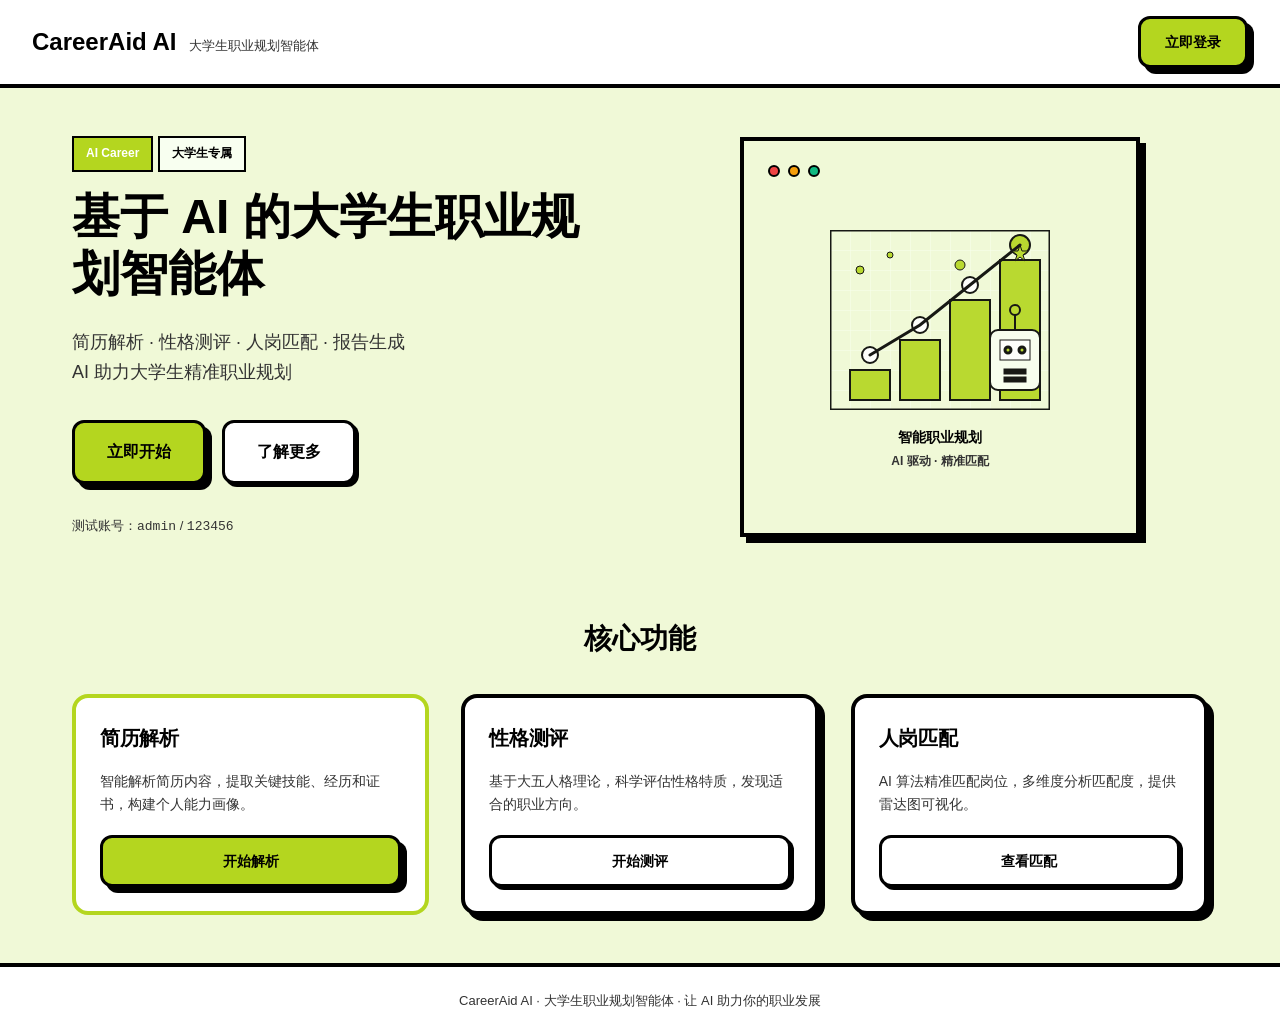
<file: index.html>
<!doctype html>
<html lang="zh-CN">
  <head>
    <meta charset="utf-8" />
    <meta name="viewport" content="width=device-width, initial-scale=1" />
    <title>基于AI的大学生职业规划智能体</title>
    <link rel="stylesheet" href="static/style.css" />
    <style>
      /* 首页独立样式 - 无侧边栏 */
      .landing-page {
        min-height: 100vh;
        display: flex;
        flex-direction: column;
      }
      
      .landing-header {
        background: #ffffff;
        border-bottom: var(--border-width-thick) solid var(--border);
        padding: 16px 32px;
        display: flex;
        justify-content: space-between;
        align-items: center;
      }
      
      .landing-logo {
        font-size: 24px;
        font-weight: 800;
        color: var(--text);
      }
      
      .landing-tagline {
        font-size: 13px;
        color: var(--text-muted);
        margin-left: 8px;
      }
      
      .landing-nav {
        display: flex;
        gap: 16px;
        align-items: center;
      }
      
      .landing-main {
        flex: 1;
        padding: 48px 32px;
        max-width: 1200px;
        margin: 0 auto;
        width: 100%;
      }
      
      .landing-hero {
        display: grid;
        grid-template-columns: 1fr 1fr;
        gap: 64px;
        align-items: center;
        margin-bottom: 80px;
      }
      
      @media (max-width: 900px) {
        .landing-hero {
          grid-template-columns: 1fr;
          gap: 48px;
        }
      }
      
      .landing-hero-content h1 {
        font-size: 48px;
        font-weight: 800;
        line-height: 1.2;
        margin-bottom: 24px;
        color: var(--text);
      }
      
      @media (max-width: 600px) {
        .landing-hero-content h1 {
          font-size: 32px;
        }
      }
      
      .landing-hero-content p {
        font-size: 18px;
        color: var(--text-muted);
        line-height: 1.7;
        margin-bottom: 32px;
      }
      
      .landing-hero-actions {
        display: flex;
        gap: 16px;
        flex-wrap: wrap;
      }
      
      .landing-hero-visual {
        display: flex;
        justify-content: center;
        align-items: center;
      }
      
      .landing-features {
        display: grid;
        grid-template-columns: repeat(3, 1fr);
        gap: 32px;
      }
      
      @media (max-width: 900px) {
        .landing-features {
          grid-template-columns: 1fr;
        }
      }
      
      .landing-footer {
        background: #ffffff;
        border-top: var(--border-width-thick) solid var(--border);
        padding: 24px 32px;
        text-align: center;
        color: var(--text-muted);
        font-size: 13px;
      }
    </style>
  </head>
  <body>
    <div class="landing-page">
      <!-- 顶部导航 -->
      <header class="landing-header">
        <div>
          <span class="landing-logo">CareerAid AI</span>
          <span class="landing-tagline">大学生职业规划智能体</span>
        </div>
        <div class="landing-nav">
          <a href="login.html" class="btn btn-primary">立即登录</a>
        </div>
      </header>

      <!-- 主内容 -->
      <main class="landing-main">
        <!-- Hero 区域 -->
        <section class="landing-hero">
          <div class="landing-hero-content">
            <div style="margin-bottom: 16px;">
              <span class="badge badge-primary">AI Career</span>
              <span class="badge badge-secondary">大学生专属</span>
            </div>
            
            <h1>基于 AI 的大学生职业规划智能体</h1>
            <p>简历解析 · 性格测评 · 人岗匹配 · 报告生成<br>AI 助力大学生精准职业规划</p>
            
            <div class="landing-hero-actions">
              <a class="btn btn-lg btn-primary" href="login.html">立即开始</a>
              <a class="btn btn-lg" href="login.html">了解更多</a>
            </div>
            
            <div class="footer-note" style="margin-top: 32px; font-size: 13px; color: var(--text-muted);">
              测试账号：<span class="mono">admin</span> / <span class="mono">123456</span>
            </div>
          </div>
          
          <div class="landing-hero-visual">
            <div class="hero-card-visual" style="width: 100%; max-width: 400px;">
              <div class="card-header-bar">
                <div class="card-dot red"></div>
                <div class="card-dot yellow"></div>
                <div class="card-dot green"></div>
              </div>
              <div style="flex:1;display:flex;flex-direction:column;justify-content:center;align-items:center;gap:16px; padding: 32px;">
                <!-- 独特插画 - 职业阶梯与AI -->
                <svg width="220" height="180" viewBox="0 0 220 180" class="illustration" style="opacity: 0.9;">
                  <!-- 背景网格 -->
                  <defs>
                    <pattern id="grid" width="20" height="20" patternUnits="userSpaceOnUse">
                      <path d="M 20 0 L 0 0 0 20" fill="none" stroke="var(--primary-light)" stroke-width="1"/>
                    </pattern>
                  </defs>
                  <rect width="220" height="180" fill="url(#grid)"/>
                  
                  <!-- 职业阶梯 - 统一主色调 -->
                  <rect x="20" y="140" width="40" height="30" fill="var(--primary)" stroke="#000" stroke-width="2"/>
                  <rect x="70" y="110" width="40" height="60" fill="var(--primary)" stroke="#000" stroke-width="2"/>
                  <rect x="120" y="70" width="40" height="100" fill="var(--primary)" stroke="#000" stroke-width="2"/>
                  <rect x="170" y="30" width="40" height="140" fill="var(--primary)" stroke="#000" stroke-width="2"/>
                  
                  <!-- 阶梯上的节点 -->
                  <circle cx="40" cy="125" r="8" fill="#fff" stroke="#000" stroke-width="2"/>
                  <circle cx="90" cy="95" r="8" fill="#fff" stroke="#000" stroke-width="2"/>
                  <circle cx="140" cy="55" r="8" fill="#fff" stroke="#000" stroke-width="2"/>
                  <circle cx="190" cy="15" r="10" fill="var(--primary)" stroke="#000" stroke-width="2"/>
                  
                  <!-- 上升路径 -->
                  <polyline points="40,125 90,95 140,55 190,15" stroke="#000" stroke-width="3" fill="none" stroke-linecap="round"/>
                  
                  <!-- AI机器人 -->
                  <rect x="160" y="100" width="50" height="60" rx="8" fill="var(--primary-light)" stroke="#000" stroke-width="2"/>
                  <rect x="170" y="110" width="30" height="20" fill="#fff" stroke="#000" stroke-width="1"/>
                  <circle cx="178" cy="120" r="3" fill="var(--primary)"/>
                  <circle cx="192" cy="120" r="3" fill="var(--primary)"/>
                  <rect x="175" y="140" width="20" height="3" fill="#000"/>
                  <rect x="175" y="148" width="20" height="3" fill="#000"/>
                  <!-- 天线 -->
                  <line x1="185" y1="100" x2="185" y2="85" stroke="#000" stroke-width="2"/>
                  <circle cx="185" cy="80" r="5" fill="var(--primary)" stroke="#000" stroke-width="2"/>
                  
                  <!-- 星星/目标 -->
                  <polygon points="190,15 192,21 198,21 193,25 195,31 190,27 185,31 187,25 182,21 188,21" 
                           fill="var(--primary)" stroke="#000" stroke-width="1"/>
                  
                  <!-- 装饰元素 - 数据点 -->
                  <circle cx="30" cy="40" r="4" fill="var(--primary)" stroke="#000" stroke-width="1"/>
                  <circle cx="60" cy="25" r="3" fill="var(--primary)" stroke="#000" stroke-width="1"/>
                  <circle cx="130" cy="35" r="5" fill="var(--primary)" stroke="#000" stroke-width="1"/>
                </svg>
                <div style="text-align:center">
                  <div style="font-size:14px;font-weight:800;color:var(--text)">智能职业规划</div>
                  <div style="font-size:12px;color:var(--text-muted);margin-top:4px;font-weight:600">AI 驱动 · 精准匹配</div>
                </div>
              </div>
            </div>
          </div>
        </section>

        <!-- 功能卡片 -->
        <section>
          <h2 style="font-size: 28px; font-weight: 700; margin-bottom: 32px; text-align: center;">核心功能</h2>
          <div class="landing-features">
            <div class="card card-featured">
              <div class="card-header" style="border-bottom:none;padding-bottom:0;margin-bottom:16px">
                <h3 class="card-title">简历解析</h3>
              </div>
              <p class="text-muted" style="font-size:14px;line-height:1.6">智能解析简历内容，提取关键技能、经历和证书，构建个人能力画像。</p>
              <a href="login.html" class="btn btn-primary" style="margin-top:20px;width:100%">开始解析</a>
            </div>
            
            <div class="card">
              <div class="card-header" style="border-bottom:none;padding-bottom:0;margin-bottom:16px">
                <h3 class="card-title">性格测评</h3>
              </div>
              <p class="text-muted" style="font-size:14px;line-height:1.6">基于大五人格理论，科学评估性格特质，发现适合的职业方向。</p>
              <a href="login.html" class="btn" style="margin-top:20px;width:100%">开始测评</a>
            </div>
            
            <div class="card">
              <div class="card-header" style="border-bottom:none;padding-bottom:0;margin-bottom:16px">
                <h3 class="card-title">人岗匹配</h3>
              </div>
              <p class="text-muted" style="font-size:14px;line-height:1.6">AI 算法精准匹配岗位，多维度分析匹配度，提供雷达图可视化。</p>
              <a href="login.html" class="btn" style="margin-top:20px;width:100%">查看匹配</a>
            </div>
          </div>
        </section>
      </main>

      <!-- 底部 -->
      <footer class="landing-footer">
        <p>CareerAid AI · 大学生职业规划智能体 · 让 AI 助力你的职业发展</p>
      </footer>
    </div>

    <script src="static/app.js"></script>
    <script>
      // 如果已登录，跳转到聊天页面
      const token = CareerAid.getToken();
      if (token) {
        window.location.href = 'chat.html';
      }
    </script>
  </body>
</html>
</file>
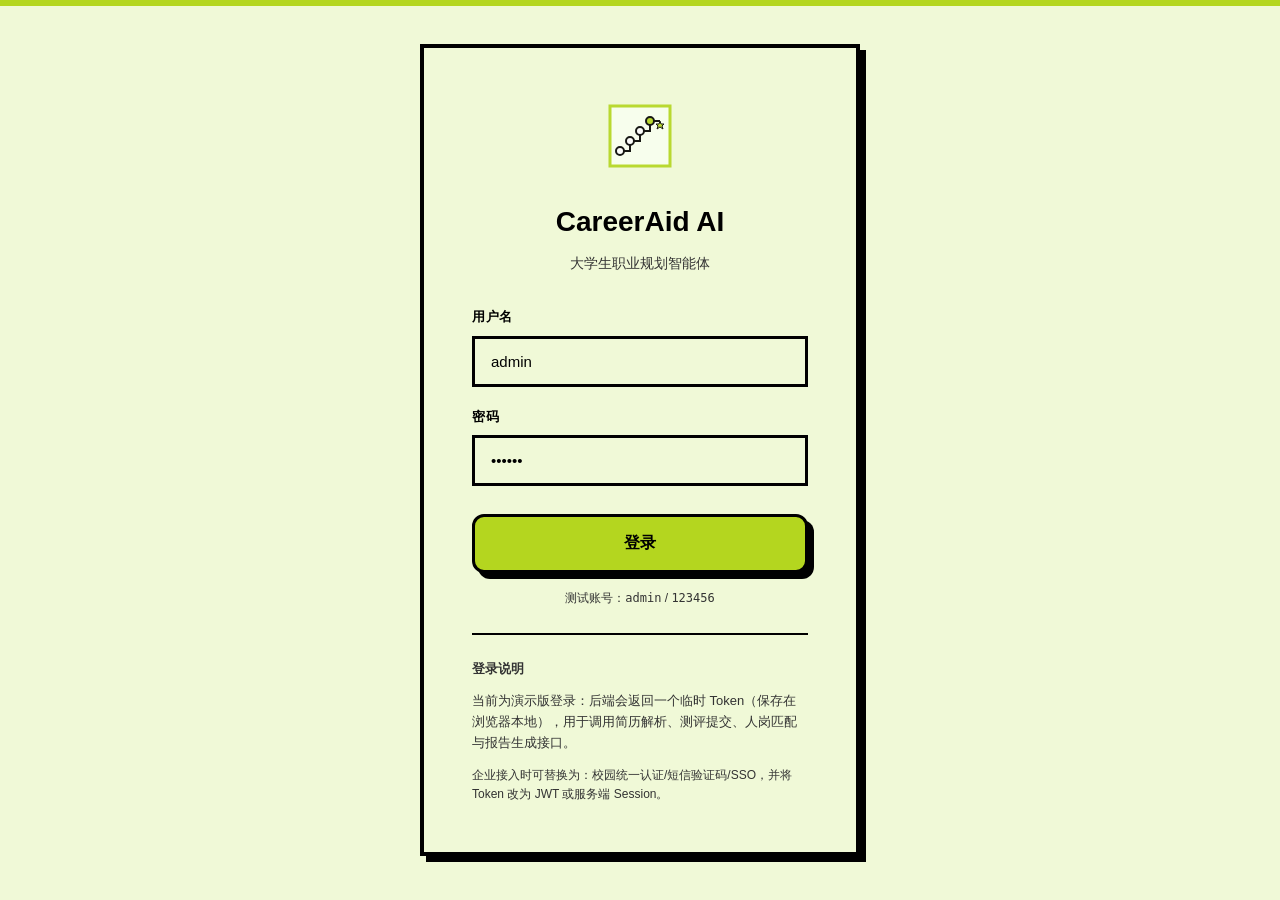
<file: chat.html>
<!doctype html>
<html lang="zh-CN">
  <head>
    <meta charset="utf-8" />
    <meta name="viewport" content="width=device-width, initial-scale=1" />
    <title>AI对话 - CareerAid AI</title>
    <link rel="stylesheet" href="static/style.css" />
  </head>
  <body>
    <div class="app-layout">
      <!-- 侧边栏 -->
      <aside class="sidebar">
        <div class="sidebar-brand">
          <div class="logo">CareerAid AI</div>
          <div class="tagline">大学生职业规划智能体</div>
        </div>
        
        <nav class="sidebar-nav">
          <div class="nav-section">
            <div class="nav-section-title">核心功能</div>
            <a class="nav-item" href="upload.html">
              <svg class="nav-icon" viewBox="0 0 24 24"><path d="M14 2H6a2 2 0 0 0-2 2v16a2 2 0 0 0 2 2h12a2 2 0 0 0 2-2V8z"/><polyline points="14 2 14 8 20 8"/><line x1="16" y1="13" x2="8" y2="13"/><line x1="16" y1="17" x2="8" y2="17"/><polyline points="10 9 9 9 8 9"/></svg>
              简历解析
            </a>
            <a class="nav-item" href="test.html">
              <svg class="nav-icon" viewBox="0 0 24 24"><circle cx="12" cy="12" r="10"/><path d="M9.09 9a3 3 0 0 1 5.83 1c0 2-3 3-3 3"/><line x1="12" y1="17" x2="12.01" y2="17"/></svg>
              性格测评
            </a>
            <a class="nav-item" href="match.html">
              <svg class="nav-icon" viewBox="0 0 24 24"><path d="M12 2l3.09 6.26L22 9.27l-5 4.87 1.18 6.88L12 17.77l-6.18 3.25L7 14.14 2 9.27l6.91-1.01L12 2z"/></svg>
              人岗匹配
            </a>
            <a class="nav-item" href="report.html">
              <svg class="nav-icon" viewBox="0 0 24 24"><path d="M14 2H6a2 2 0 0 0-2 2v16a2 2 0 0 0 2 2h12a2 2 0 0 0 2-2V8z"/><polyline points="14 2 14 8 20 8"/><line x1="16" y1="13" x2="8" y2="13"/><line x1="16" y1="17" x2="8" y2="17"/></svg>
              报告生成
            </a>
          </div>
          
          <div class="nav-section">
            <div class="nav-section-title">更多</div>
            <a class="nav-item active" href="chat.html">
              <svg class="nav-icon" viewBox="0 0 24 24"><path d="M21 11.5a8.38 8.38 0 0 1-.9 3.8 8.5 8.5 0 0 1-7.6 4.7 8.38 8.38 0 0 1-3.8-.9L3 21l1.9-5.7a8.38 8.38 0 0 1-.9-3.8 8.5 8.5 0 0 1 4.7-7.6 8.38 8.38 0 0 1 3.8-.9h.5a8.48 8.48 0 0 1 8 8v.5z"/></svg>
              AI对话
            </a>
            <a class="nav-item" href="job.html">
              <svg class="nav-icon" viewBox="0 0 24 24"><rect x="2" y="7" width="20" height="14" rx="2" ry="2"/><path d="M16 21V5a2 2 0 0 0-2-2h-4a2 2 0 0 0-2 2v16"/></svg>
              岗位列表
            </a>
          </div>
        </nav>
        
        <div class="sidebar-footer">
          <div class="user-info" id="userInfo">
            <div class="user-avatar">U</div>
            <div class="user-meta">
              <div class="user-name" id="userName">用户</div>
              <div class="user-role">学生</div>
            </div>
          </div>
          <button class="btn btn-danger" style="width:100%;margin-top:12px" id="logoutBtn">退出登录</button>
        </div>
      </aside>

      <!-- 主内容区 -->
      <main class="main-content">
        <header class="topbar">
          <button class="menu-toggle" id="menuToggle">
            <svg width="20" height="20" viewBox="0 0 24 24" fill="none" stroke="currentColor" stroke-width="2"><line x1="3" y1="12" x2="21" y2="12"/><line x1="3" y1="6" x2="21" y2="6"/><line x1="3" y1="18" x2="21" y2="18"/></svg>
          </button>
          <h1 class="topbar-title">AI对话</h1>
          <div class="topbar-actions">
            <span class="badge badge-secondary" id="status">加载中...</span>
          </div>
        </header>

        <div class="page-content">
          <!-- 单栏布局 -->
          <div class="asymmetric-grid single">
            <div class="card" style="padding:0;overflow:hidden">
              <div class="card-header" style="margin:0;padding:20px 24px;border-bottom:var(--border-width) solid var(--border)">
                <div>
                  <h2 class="card-title">职业规划助手</h2>
                  <p class="card-subtitle">基于你的简历和测评结果提供建议</p>
                </div>
                <!-- 简约线条插画 -->
                <svg width="50" height="50" viewBox="0 0 60 60" class="illustration" style="opacity: 0.9;">
                  <rect x="15" y="25" width="30" height="20" stroke="var(--primary)" stroke-width="2" fill="var(--primary-light)"/>
                  <circle cx="30" cy="18" r="8" stroke="#000" stroke-width="2" fill="#fff"/>
                  <line x1="22" y1="35" x2="38" y2="35" stroke="#000" stroke-width="2"/>
                </svg>
              </div>
              
              <!-- 聊天区域 -->
              <div class="chat-messages" id="chat" style="height:500px;background:var(--bg)"></div>
              
              <!-- 输入区域 -->
              <div class="chat-input-area" style="border-top:var(--border-width) solid var(--border);margin:0">
                <input class="chat-input" id="input" placeholder="输入消息，回车发送...例如：请结合我的简历和测评，分析我适合的岗位" />
                <button class="btn btn-primary" id="send" style="box-shadow:none">
                  <svg width="18" height="18" viewBox="0 0 24 24" fill="none" stroke="currentColor" stroke-width="2"><line x1="22" y1="2" x2="11" y2="13"/><polygon points="22 2 15 22 11 13 2 9 22 2"/></svg>
                </button>
              </div>
            </div>
          </div>
        </div>
      </main>
    </div>

    <script src="static/app.js"></script>
    <script>
      if (!CareerAid.requireAuth()) throw new Error("not authed");
      
      // 加载用户信息
      CareerAid.apiFetch('/me').then(data => {
        const s = data.student || {};
        document.getElementById('userName').textContent = s.username || '用户';
        document.querySelector('.user-avatar').textContent = (s.username || 'U')[0].toUpperCase();
        document.getElementById('status').textContent = `当前账号：${s.username || ''}`;
      }).catch((e) => {
        document.getElementById('status').textContent = e.message || '加载失败';
      });
      
      // 退出登录
      document.getElementById('logoutBtn').addEventListener('click', () => {
        CareerAid.clearToken();
        window.location.href = 'index.html';
      });
      
      // 移动端菜单
      document.getElementById('menuToggle').addEventListener('click', () => {
        document.querySelector('.sidebar').classList.toggle('open');
      });

      const chatEl = CareerAid.qs("chat");
      const inputEl = CareerAid.qs("input");

      function addBubble(role, text) {
        const div = document.createElement("div");
        div.className = "chat-bubble " + (role === "user" ? "user" : "ai");
        div.innerHTML =
          '<div class="chat-avatar">' +
          (role === "user" ? "我" : "AI") +
          '</div>' +
          '<div class="chat-content">' +
          '<div class="chat-author">' +
          (role === "user" ? "你" : "AI助手") +
          '</div><div class="chat-text">' +
          CareerAid.escapeHtml(text) +
          "</div></div>";
        chatEl.appendChild(div);
        chatEl.scrollTop = chatEl.scrollHeight;
      }

      async function loadHistory() {
        try {
          const data = await CareerAid.apiFetch("/chat/history?limit=200");
          chatEl.innerHTML = "";
          const msgs = data.messages || [];
          if (!msgs.length) {
            addBubble("ai", "你好！我是你的 AI 职业规划助手，先点击侧边栏【简历解析】上传简历，我来为你解析个人能力画像吧～");
            return;
          }
          for (const m of msgs) {
            if (m.role === "user") addBubble("user", m.content);
            else if (m.role === "ai") addBubble("ai", m.content);
          }
        } catch (e) {
          addBubble("ai", "加载历史记录失败：" + (e.message || String(e)));
        }
      }

      async function send() {
        const text = inputEl.value.trim();
        if (!text) return;
        inputEl.value = "";
        addBubble("user", text);
        try {
          const res = await CareerAid.apiFetch("/chat/send", {
            method: "POST",
            headers: { "Content-Type": "application/json" },
            body: JSON.stringify({ text }),
          });
          addBubble("ai", res.reply || "（无回复）");
        } catch (e) {
          addBubble("ai", "发送失败：" + (e.message || String(e)));
        }
      }

      CareerAid.qs("send").addEventListener("click", send);
      inputEl.addEventListener("keydown", (e) => {
        if (e.key === "Enter") {
          e.preventDefault();
          send();
        }
      });

      loadHistory();
    </script>
  </body>
</html>
</file>
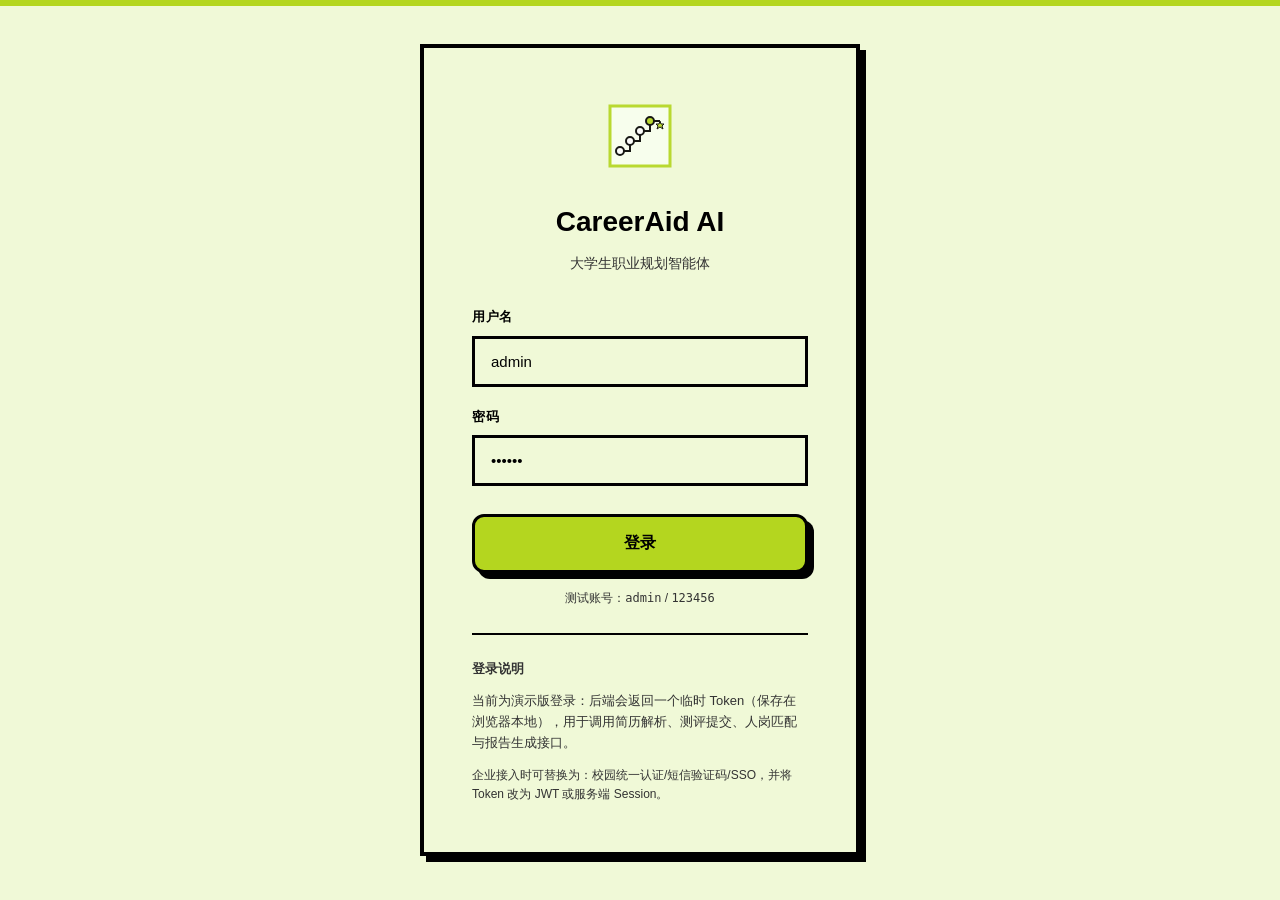
<file: login.html>
<!doctype html>
<html lang="zh-CN">
  <head>
    <meta charset="utf-8" />
    <meta name="viewport" content="width=device-width, initial-scale=1" />
    <title>登录 - CareerAid AI</title>
    <link rel="stylesheet" href="static/style.css" />
  </head>
  <body>
    <div class="login-layout">
      <div class="login-card">
        <div class="login-logo">
          <!-- 简约线条插画 -->
          <svg width="80" height="80" viewBox="0 0 80 80" class="illustration" style="margin-bottom:16px;opacity: 0.9;">
            <!-- 外框 -->
            <rect x="10" y="10" width="60" height="60" stroke="var(--primary)" stroke-width="3" fill="var(--primary-light)"/>
            <!-- 职业阶梯 -->
            <polyline points="20,55 30,55 30,45 40,45 40,35 50,35 50,25 60,25" 
                      stroke="#000" stroke-width="2" fill="none"/>
            <!-- 节点 -->
            <circle cx="20" cy="55" r="4" stroke="#000" stroke-width="2" fill="#fff"/>
            <circle cx="30" cy="45" r="4" stroke="#000" stroke-width="2" fill="#fff"/>
            <circle cx="40" cy="35" r="4" stroke="#000" stroke-width="2" fill="#fff"/>
            <circle cx="50" cy="25" r="4" stroke="#000" stroke-width="2" fill="var(--primary)"/>
            <!-- AI 星星 -->
            <polygon points="60,25 61,28 64,28 62,30 63,33 60,31 57,33 58,30 56,28 59,28" 
                     fill="var(--primary)" stroke="#000" stroke-width="1"/>
          </svg>
          <h1>CareerAid AI</h1>
          <p>大学生职业规划智能体</p>
        </div>
        
        <form id="loginForm">
          <div class="form-group">
            <label>用户名</label>
            <input id="username" placeholder="admin" autocomplete="username" required />
          </div>
          
          <div class="form-group">
            <label>密码</label>
            <input id="password" type="password" placeholder="123456" autocomplete="current-password" required />
          </div>
          
          <button class="btn btn-primary btn-lg" type="submit" style="width:100%;margin-top:8px">
            登录
          </button>
          
          <div class="form-hint" style="text-align:center;margin-top:16px">
            测试账号：<span class="mono">admin</span> / <span class="mono">123456</span>
          </div>
          
          <div id="msg" class="form-hint" style="color:#dc2626;text-align:center;margin-top:12px"></div>
        </form>
        
        <div class="divider"></div>
        
        <div style="font-size:13px;color:var(--text-muted);line-height:1.6">
          <p style="margin-bottom:12px"><strong>登录说明</strong></p>
          <p>当前为演示版登录：后端会返回一个临时 Token（保存在浏览器本地），用于调用简历解析、测评提交、人岗匹配与报告生成接口。</p>
          <p style="margin-top:12px;font-size:12px">企业接入时可替换为：校园统一认证/短信验证码/SSO，并将 Token 改为 JWT 或服务端 Session。</p>
        </div>
        
      </div>
    </div>

    <script src="static/app.js"></script>
    <script>
      const msg = CareerAid.qs("msg");
      const username = CareerAid.qs("username");
      const password = CareerAid.qs("password");
      username.value = "admin";
      password.value = "123456";

      CareerAid.qs("loginForm").addEventListener("submit", async (e) => {
        e.preventDefault();
        msg.textContent = "";
        try {
          const data = await CareerAid.apiFetch("/login", {
            method: "POST",
            headers: { "Content-Type": "application/json" },
            body: JSON.stringify({ username: username.value.trim(), password: password.value.trim() }),
          });
          CareerAid.setToken(data.token);
          window.location.href = "chat.html";
        } catch (err) {
          msg.textContent = err.message || String(err);
        }
      });
    </script>
  </body>
</html>
</file>
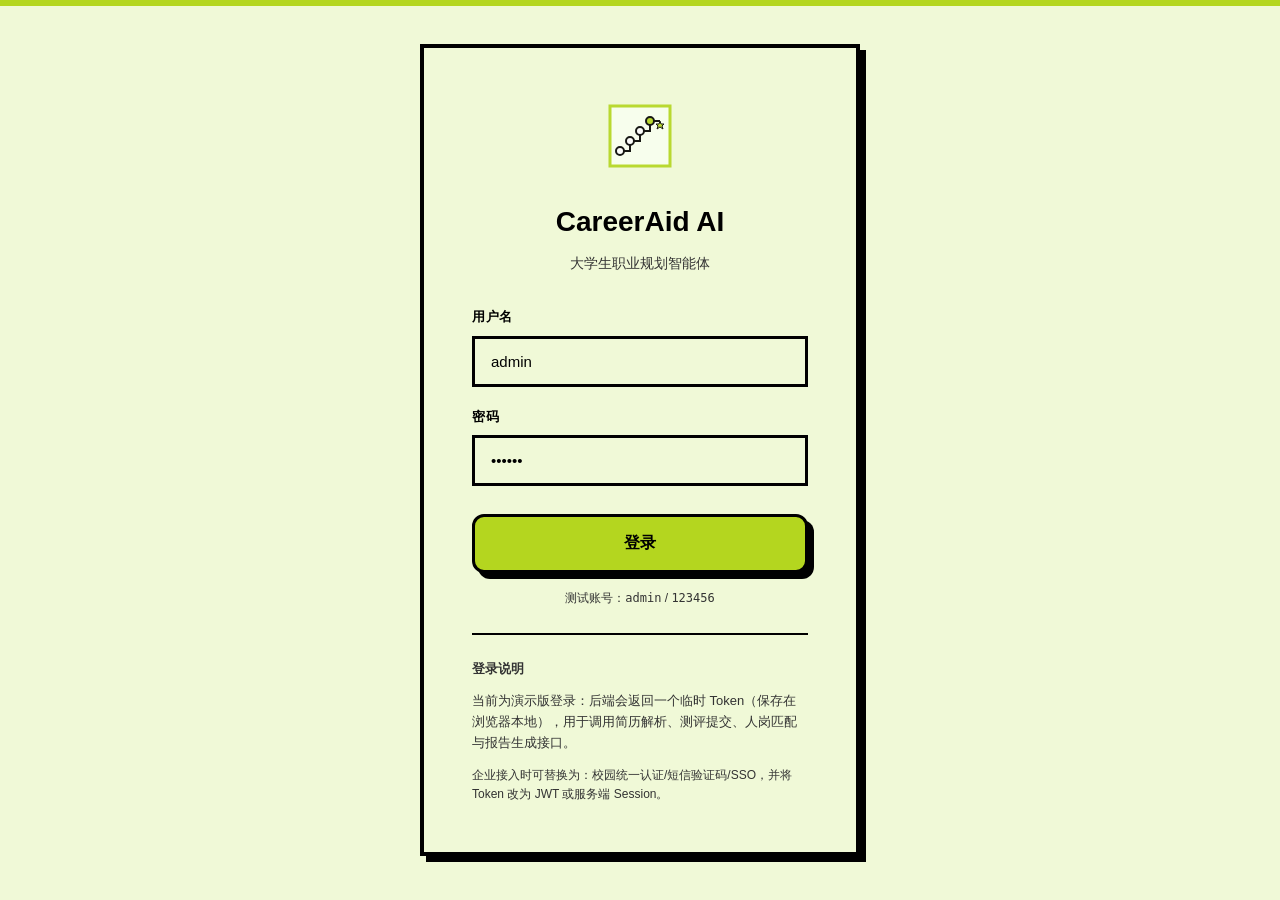
<file: report.html>
<!doctype html>
<html lang="zh-CN">
  <head>
    <meta charset="utf-8" />
    <meta name="viewport" content="width=device-width, initial-scale=1" />
    <title>报告生成 - CareerAid AI</title>
    <link rel="stylesheet" href="static/style.css" />
  </head>
  <body>
    <div class="app-layout">
      <!-- 侧边栏 -->
      <aside class="sidebar">
        <div class="sidebar-brand">
          <div class="logo">CareerAid AI</div>
          <div class="tagline">大学生职业规划智能体</div>
        </div>
        
        <nav class="sidebar-nav">
          <div class="nav-section">
            <div class="nav-section-title">核心功能</div>
            <a class="nav-item" href="upload.html">
              <svg class="nav-icon" viewBox="0 0 24 24"><path d="M14 2H6a2 2 0 0 0-2 2v16a2 2 0 0 0 2 2h12a2 2 0 0 0 2-2V8z"/><polyline points="14 2 14 8 20 8"/><line x1="16" y1="13" x2="8" y2="13"/><line x1="16" y1="17" x2="8" y2="17"/><polyline points="10 9 9 9 8 9"/></svg>
              简历解析
            </a>
            <a class="nav-item" href="test.html">
              <svg class="nav-icon" viewBox="0 0 24 24"><circle cx="12" cy="12" r="10"/><path d="M9.09 9a3 3 0 0 1 5.83 1c0 2-3 3-3 3"/><line x1="12" y1="17" x2="12.01" y2="17"/></svg>
              性格测评
            </a>
            <a class="nav-item" href="match.html">
              <svg class="nav-icon" viewBox="0 0 24 24"><path d="M12 2l3.09 6.26L22 9.27l-5 4.87 1.18 6.88L12 17.77l-6.18 3.25L7 14.14 2 9.27l6.91-1.01L12 2z"/></svg>
              人岗匹配
            </a>
            <a class="nav-item active" href="report.html">
              <svg class="nav-icon" viewBox="0 0 24 24"><path d="M14 2H6a2 2 0 0 0-2 2v16a2 2 0 0 0 2 2h12a2 2 0 0 0 2-2V8z"/><polyline points="14 2 14 8 20 8"/><line x1="16" y1="13" x2="8" y2="13"/><line x1="16" y1="17" x2="8" y2="17"/></svg>
              报告生成
            </a>
          </div>
          
          <div class="nav-section">
            <div class="nav-section-title">更多</div>
            <a class="nav-item" href="chat.html">
              <svg class="nav-icon" viewBox="0 0 24 24"><path d="M21 11.5a8.38 8.38 0 0 1-.9 3.8 8.5 8.5 0 0 1-7.6 4.7 8.38 8.38 0 0 1-3.8-.9L3 21l1.9-5.7a8.38 8.38 0 0 1-.9-3.8 8.5 8.5 0 0 1 4.7-7.6 8.38 8.38 0 0 1 3.8-.9h.5a8.48 8.48 0 0 1 8 8v.5z"/></svg>
              AI对话
            </a>
            <a class="nav-item" href="job.html">
              <svg class="nav-icon" viewBox="0 0 24 24"><rect x="2" y="7" width="20" height="14" rx="2" ry="2"/><path d="M16 21V5a2 2 0 0 0-2-2h-4a2 2 0 0 0-2 2v16"/></svg>
              岗位列表
            </a>
          </div>
        </nav>
        
        <div class="sidebar-footer">
          <div class="user-info" id="userInfo">
            <div class="user-avatar">U</div>
            <div class="user-meta">
              <div class="user-name" id="userName">用户</div>
              <div class="user-role">学生</div>
            </div>
          </div>
          <button class="btn btn-danger" style="width:100%;margin-top:12px" id="logoutBtn">退出登录</button>
        </div>
      </aside>

      <!-- 主内容区 -->
      <main class="main-content">
        <header class="topbar">
          <button class="menu-toggle" id="menuToggle">
            <svg width="20" height="20" viewBox="0 0 24 24" fill="none" stroke="currentColor" stroke-width="2"><line x1="3" y1="12" x2="21" y2="12"/><line x1="3" y1="6" x2="21" y2="6"/><line x1="3" y1="18" x2="21" y2="18"/></svg>
          </button>
          <h1 class="topbar-title">报告生成</h1>
          <div class="topbar-actions">
            <span class="badge badge-secondary">一键生成</span>
          </div>
        </header>

        <div class="page-content">
          <!-- 非对称布局 -->
          <div class="asymmetric-grid">
            <!-- 左侧：生成设置 -->
            <div class="card card-featured">
              <div class="card-header">
                <div>
                  <h2 class="card-title">生成设置</h2>
                  <p class="card-subtitle">个性化职业规划报告</p>
                </div>
                <!-- 简约线条插画 -->
                <svg width="60" height="60" viewBox="0 0 60 60" class="illustration" style="opacity: 0.9;">
                  <rect x="10" y="8" width="40" height="44" stroke="var(--primary)" stroke-width="2" fill="var(--primary-light)"/>
                  <line x1="18" y1="20" x2="42" y2="20" stroke="#000" stroke-width="2"/>
                  <line x1="18" y1="28" x2="42" y2="28" stroke="#000" stroke-width="2"/>
                  <line x1="18" y1="36" x2="38" y2="36" stroke="#000" stroke-width="2"/>
                  <polygon points="45,52 50,42 40,42" fill="var(--primary)" stroke="#000" stroke-width="1"/>
                </svg>
              </div>
              
              <div class="form-group">
                <label>你的目标（可选）</label>
                <input id="goal" placeholder="例如：希望进入互联网数据分析，偏北京/上海" />
              </div>
              
              <div style="display:flex;gap:12px;flex-wrap:wrap;margin-bottom:20px">
                <button class="btn btn-primary" id="gen">
                  <svg width="16" height="16" viewBox="0 0 24 24" fill="none" stroke="currentColor" stroke-width="2"><path d="M14 2H6a2 2 0 0 0-2 2v16a2 2 0 0 0 2 2h12a2 2 0 0 0 2-2V8z"/><polyline points="14 2 14 8 20 8"/><line x1="16" y1="13" x2="8" y2="13"/><line x1="16" y1="17" x2="8" y2="17"/></svg>
                  一键生成报告
                </button>
                <a class="btn" href="match.html">先看匹配结果</a>
              </div>
              
              <div class="form-hint" id="msg"></div>
              
              <div id="downloadWrap" style="display:none;margin-top:20px">
                <div class="hr"></div>
                <div style="font-weight:700;margin-bottom:12px">下载报告</div>
                <div style="display:flex;gap:12px;flex-wrap:wrap">
                  <a class="btn btn-primary" id="download" href="#" target="_blank" rel="noreferrer">
                    <svg width="16" height="16" viewBox="0 0 24 24" fill="none" stroke="currentColor" stroke-width="2"><path d="M21 15v4a2 2 0 0 1-2 2H5a2 2 0 0 1-2-2v-4"/><polyline points="7 10 12 15 17 10"/><line x1="12" y1="15" x2="12" y2="3"/></svg>
                    下载 TXT
                  </a>
                  <a class="btn" id="downloadDocx" href="#" target="_blank" rel="noreferrer">
                    <svg width="16" height="16" viewBox="0 0 24 24" fill="none" stroke="currentColor" stroke-width="2"><path d="M14 2H6a2 2 0 0 0-2 2v16a2 2 0 0 0 2 2h12a2 2 0 0 0 2-2V8z"/><polyline points="14 2 14 8 20 8"/><line x1="16" y1="13" x2="8" y2="13"/><line x1="16" y1="17" x2="8" y2="17"/></svg>
                    下载 Word
                  </a>
                </div>
              </div>
            </div>

            <!-- 右侧：报告内容 -->
            <div class="card">
              <div class="card-header">
                <div>
                  <h2 class="card-title">报告内容</h2>
                  <p class="card-subtitle">AI 生成的职业规划报告</p>
                </div>
              </div>
              
              <div class="form-hint">生成后会保存到数据库；支持内容完整性检查、手动编辑后复制导出。</div>
              <div id="completeness" class="form-hint" style="margin-top:6px"></div>
              <div class="hr"></div>
              
              <!-- 空状态 -->
              <div id="emptyState" style="text-align:center;padding:60px 20px">
                <svg width="140" height="120" viewBox="0 0 140 120" class="illustration" style="margin-bottom:16px;opacity: 0.9;">
                  <!-- 报告文档 -->
                  <rect x="30" y="10" width="80" height="100" stroke="var(--primary)" stroke-width="2" fill="var(--primary-light)"/>
                  <line x1="45" y1="30" x2="95" y2="30" stroke="#000" stroke-width="2"/>
                  <line x1="45" y1="45" x2="95" y2="45" stroke="#000" stroke-width="2"/>
                  <line x1="45" y1="60" x2="95" y2="60" stroke="#000" stroke-width="2"/>
                  <line x1="45" y1="75" x2="80" y2="75" stroke="#000" stroke-width="2"/>
                  <!-- 印章/徽章 -->
                  <circle cx="100" cy="85" r="15" stroke="#000" stroke-width="2" fill="#fff"/>
                  <line x1="92" y1="85" x2="108" y2="85" stroke="var(--primary)" stroke-width="2"/>
                  <line x1="100" y1="77" x2="100" y2="93" stroke="var(--primary)" stroke-width="2"/>
                </svg>
                <div style="color:var(--text-muted);font-size:14px">点击"一键生成报告"开始生成</div>
              </div>
              
              <pre class="mono" id="out" style="white-space:pre-wrap;word-break:break-word;margin:0;min-height:200px;display:none;font-size:14px;line-height:1.7"></pre>
            </div>
          </div>
        </div>
      </main>
    </div>

    <script src="static/app.js"></script>
    <script>
      if (!CareerAid.requireAuth()) throw new Error("not authed");
      
      // 加载用户信息
      CareerAid.apiFetch('/me').then(data => {
        const s = data.student || {};
        document.getElementById('userName').textContent = s.username || '用户';
        document.querySelector('.user-avatar').textContent = (s.username || 'U')[0].toUpperCase();
      }).catch(() => {});
      
      // 退出登录
      document.getElementById('logoutBtn').addEventListener('click', () => {
        CareerAid.clearToken();
        window.location.href = 'index.html';
      });
      
      // 移动端菜单
      document.getElementById('menuToggle').addEventListener('click', () => {
        document.querySelector('.sidebar').classList.toggle('open');
      });

      const msg = CareerAid.qs("msg");
      const out = CareerAid.qs("out");
      const downloadWrap = document.getElementById("downloadWrap");
      const download = document.getElementById("download");
      const downloadDocx = document.getElementById("downloadDocx");
      const completenessEl = document.getElementById("completeness");
      const emptyState = document.getElementById("emptyState");

      document.getElementById("gen").addEventListener("click", async () => {
        msg.textContent = "生成中...";
        out.textContent = "";
        out.style.display = 'none';
        emptyState.style.display = 'block';
        downloadWrap.style.display = "none";
        completenessEl.textContent = "";
        try {
          const goal = CareerAid.qs("goal").value.trim();
          const data = await CareerAid.apiFetch("/generate_report", {
            method: "POST",
            headers: { "Content-Type": "application/json" },
            body: JSON.stringify({ goal }),
          });
          msg.textContent = "已生成。";
          emptyState.style.display = 'none';
          out.style.display = 'block';
          out.textContent = data.content || "";
          if (data.download_url) {
            download.href = data.download_url;
            downloadWrap.style.display = "block";
          }
          if (data.download_docx_url) {
            downloadDocx.href = data.download_docx_url;
            downloadWrap.style.display = "block";
          }
          const check = data.completeness_check || {};
          if (check.complete) {
            completenessEl.textContent = "完整性检查：通过。";
            completenessEl.style.color = "#2563eb";
          } else if (check.missing_sections && check.missing_sections.length) {
            completenessEl.textContent = "完整性检查：缺失 " + check.missing_sections.join("、") + "。建议补充后重新生成。";
            completenessEl.style.color = "#f59e0b";
          }
        } catch (e) {
          msg.textContent = "失败：" + (e.message || String(e));
        }
      });
    </script>
  </body>
</html>
</file>
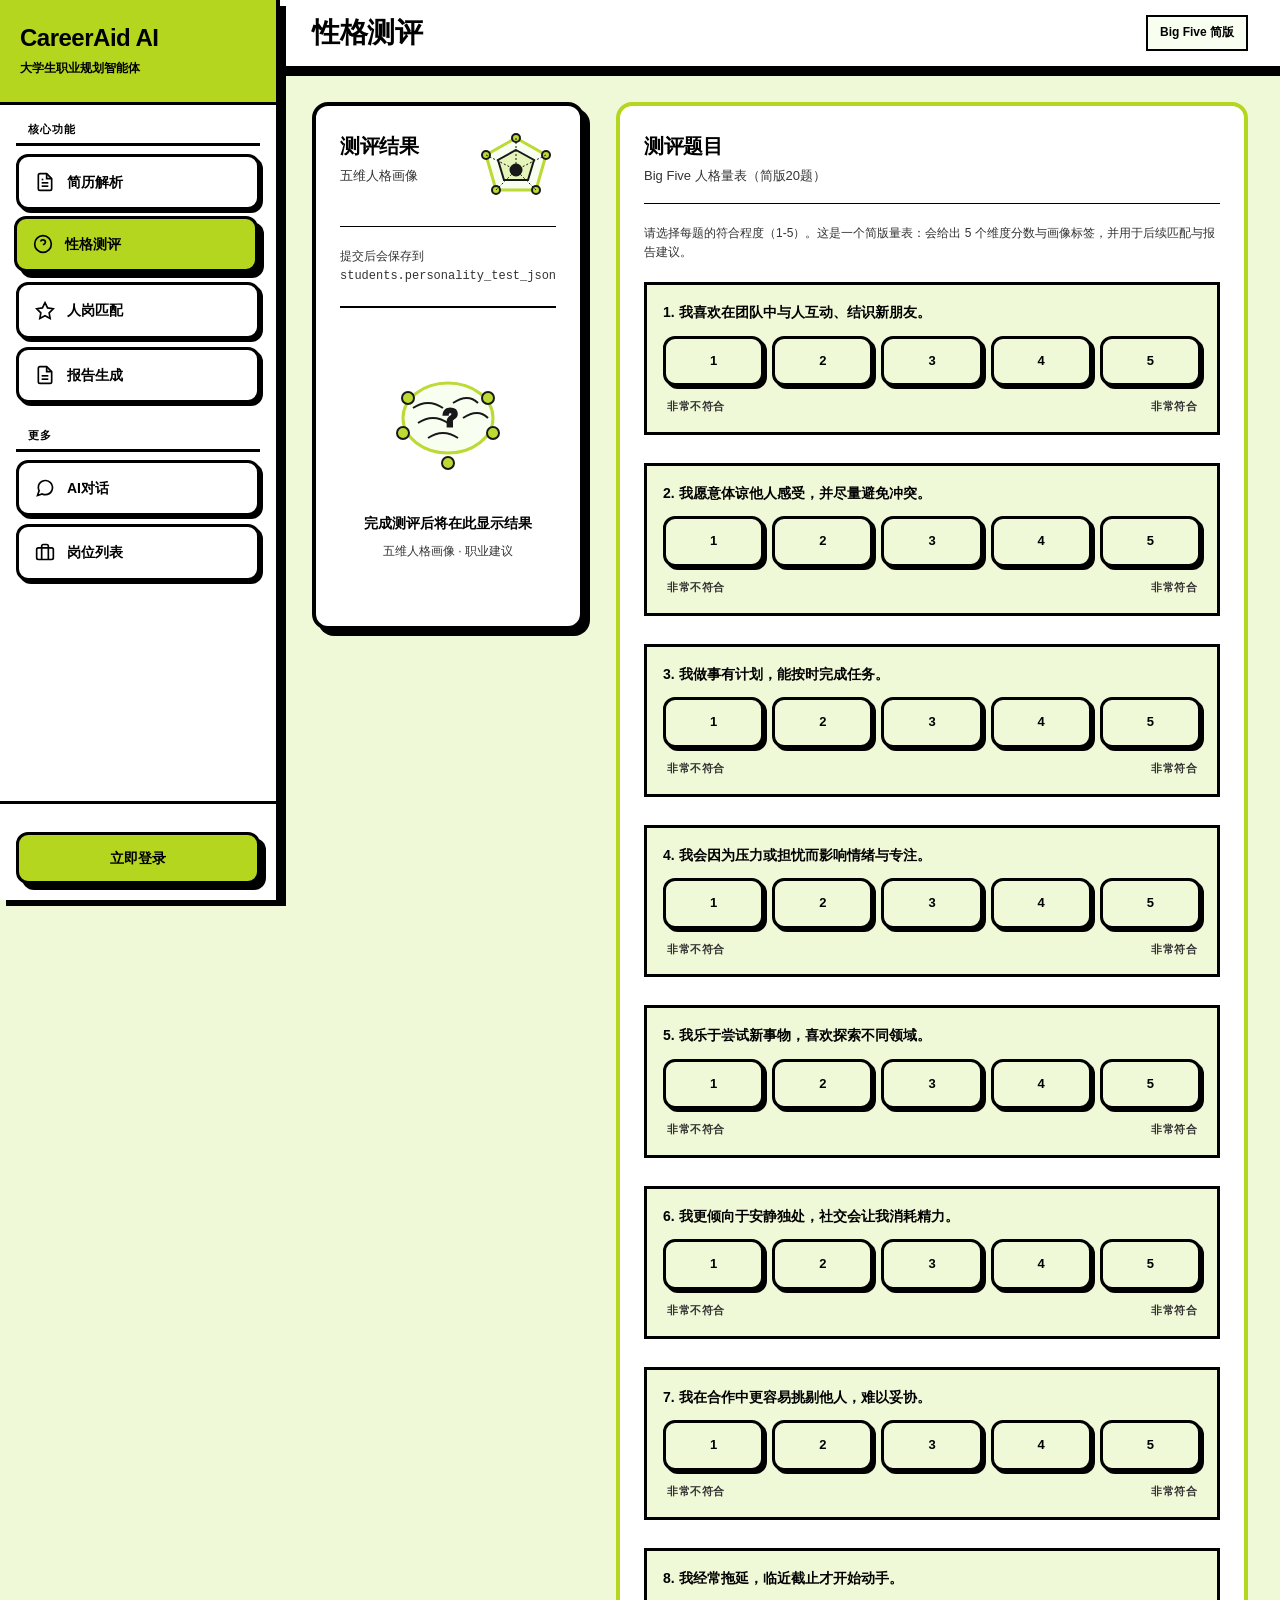
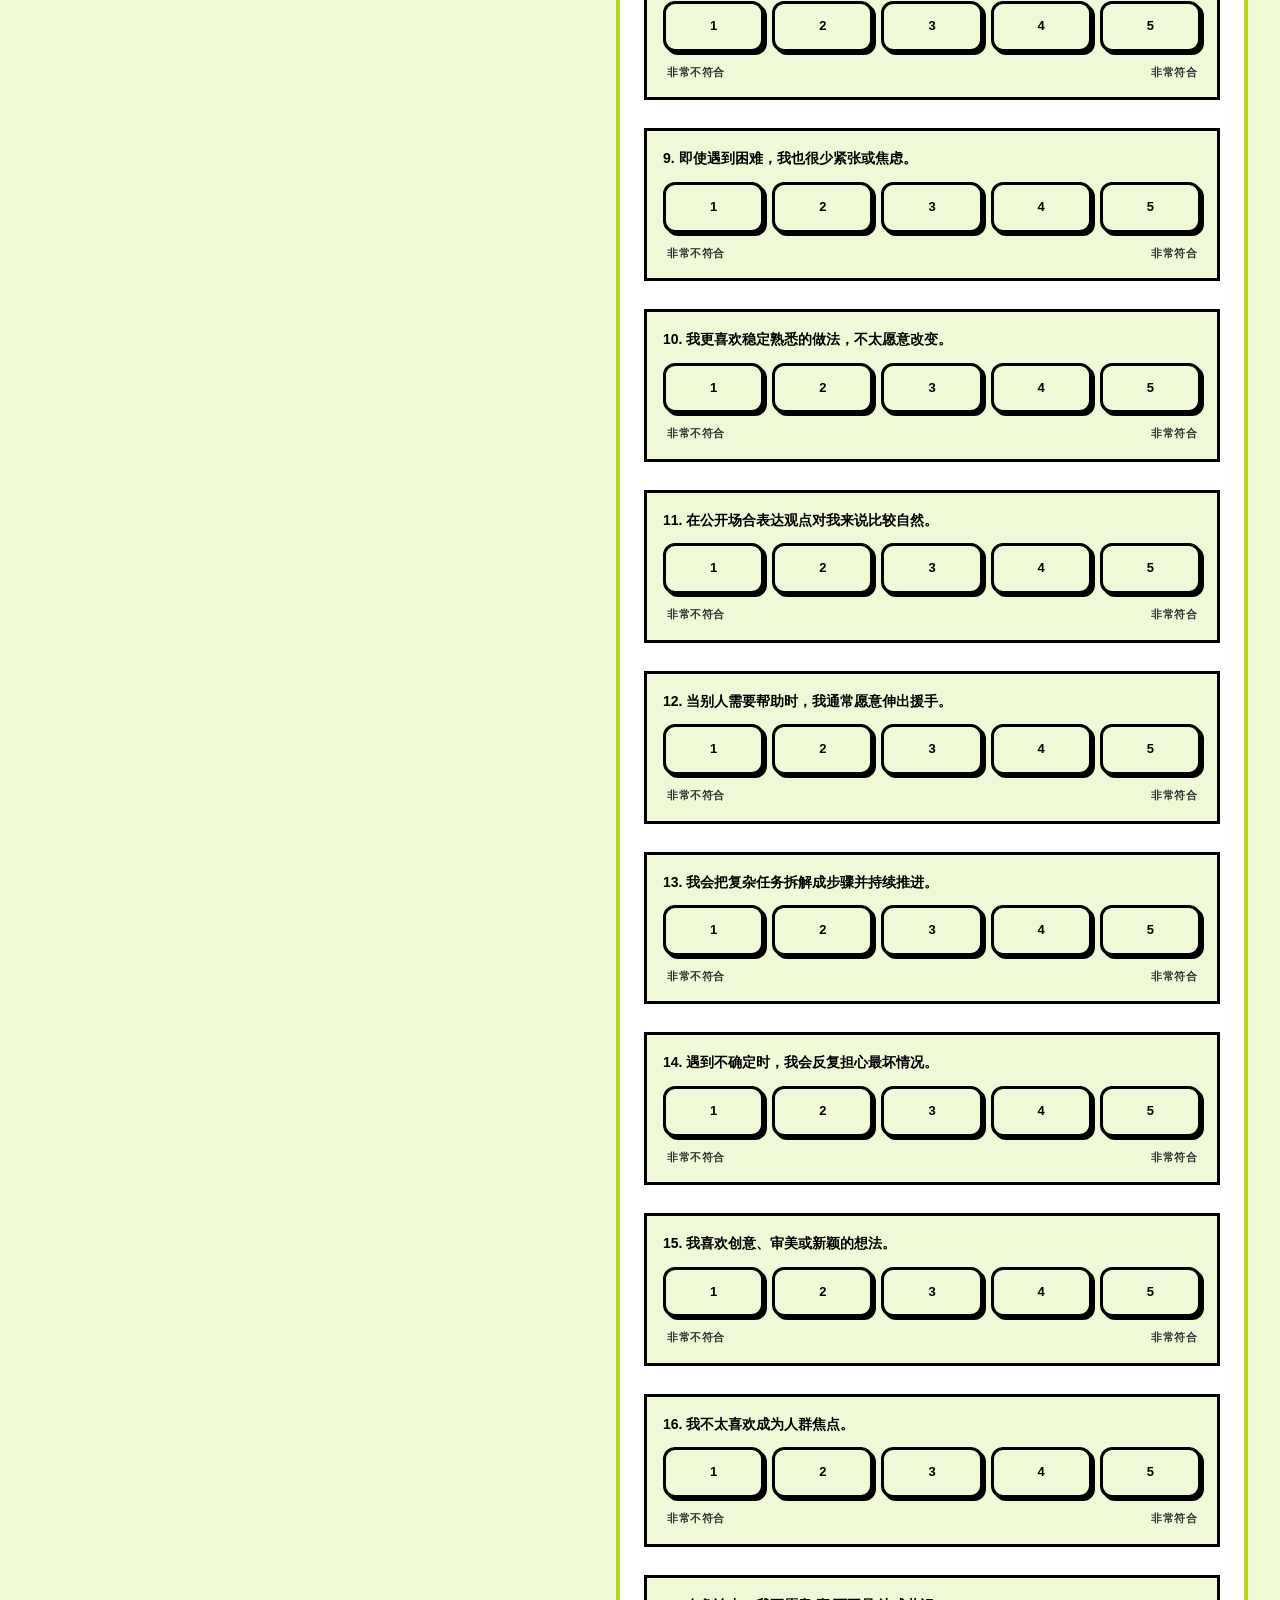
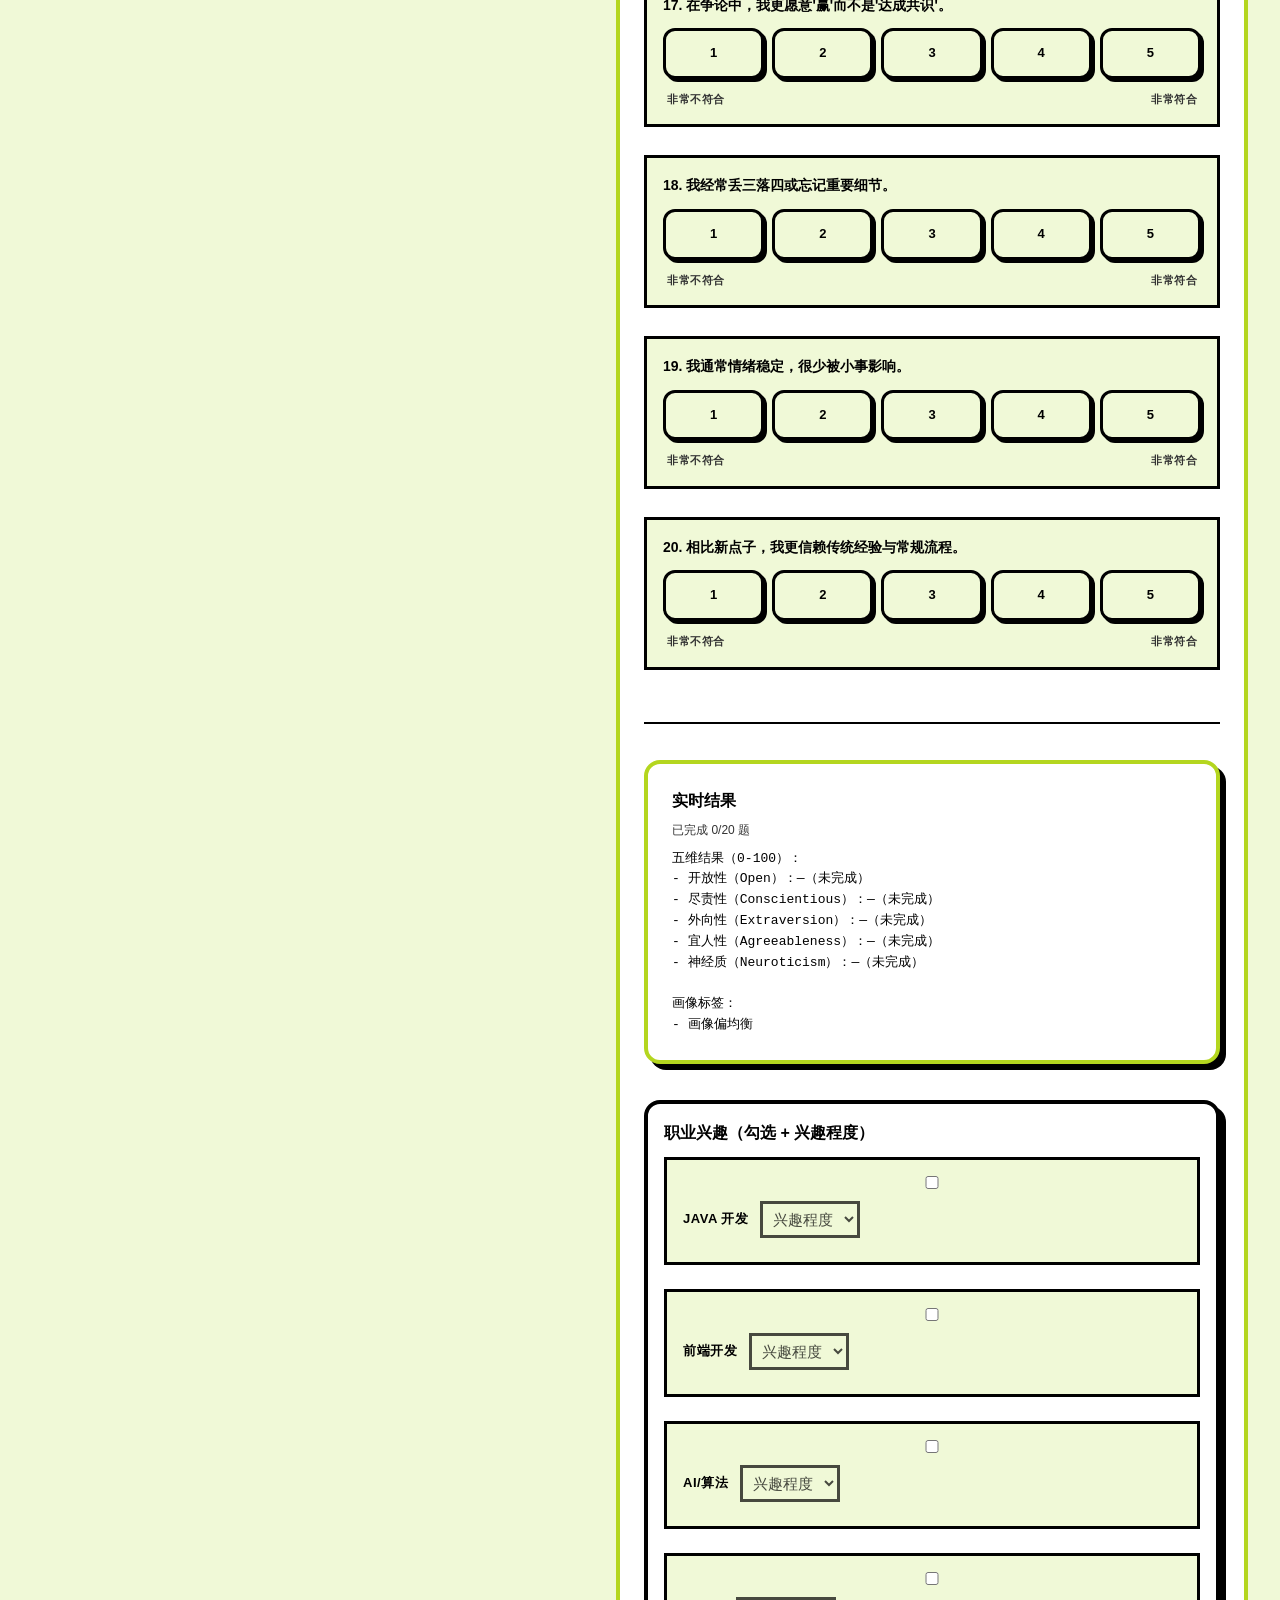
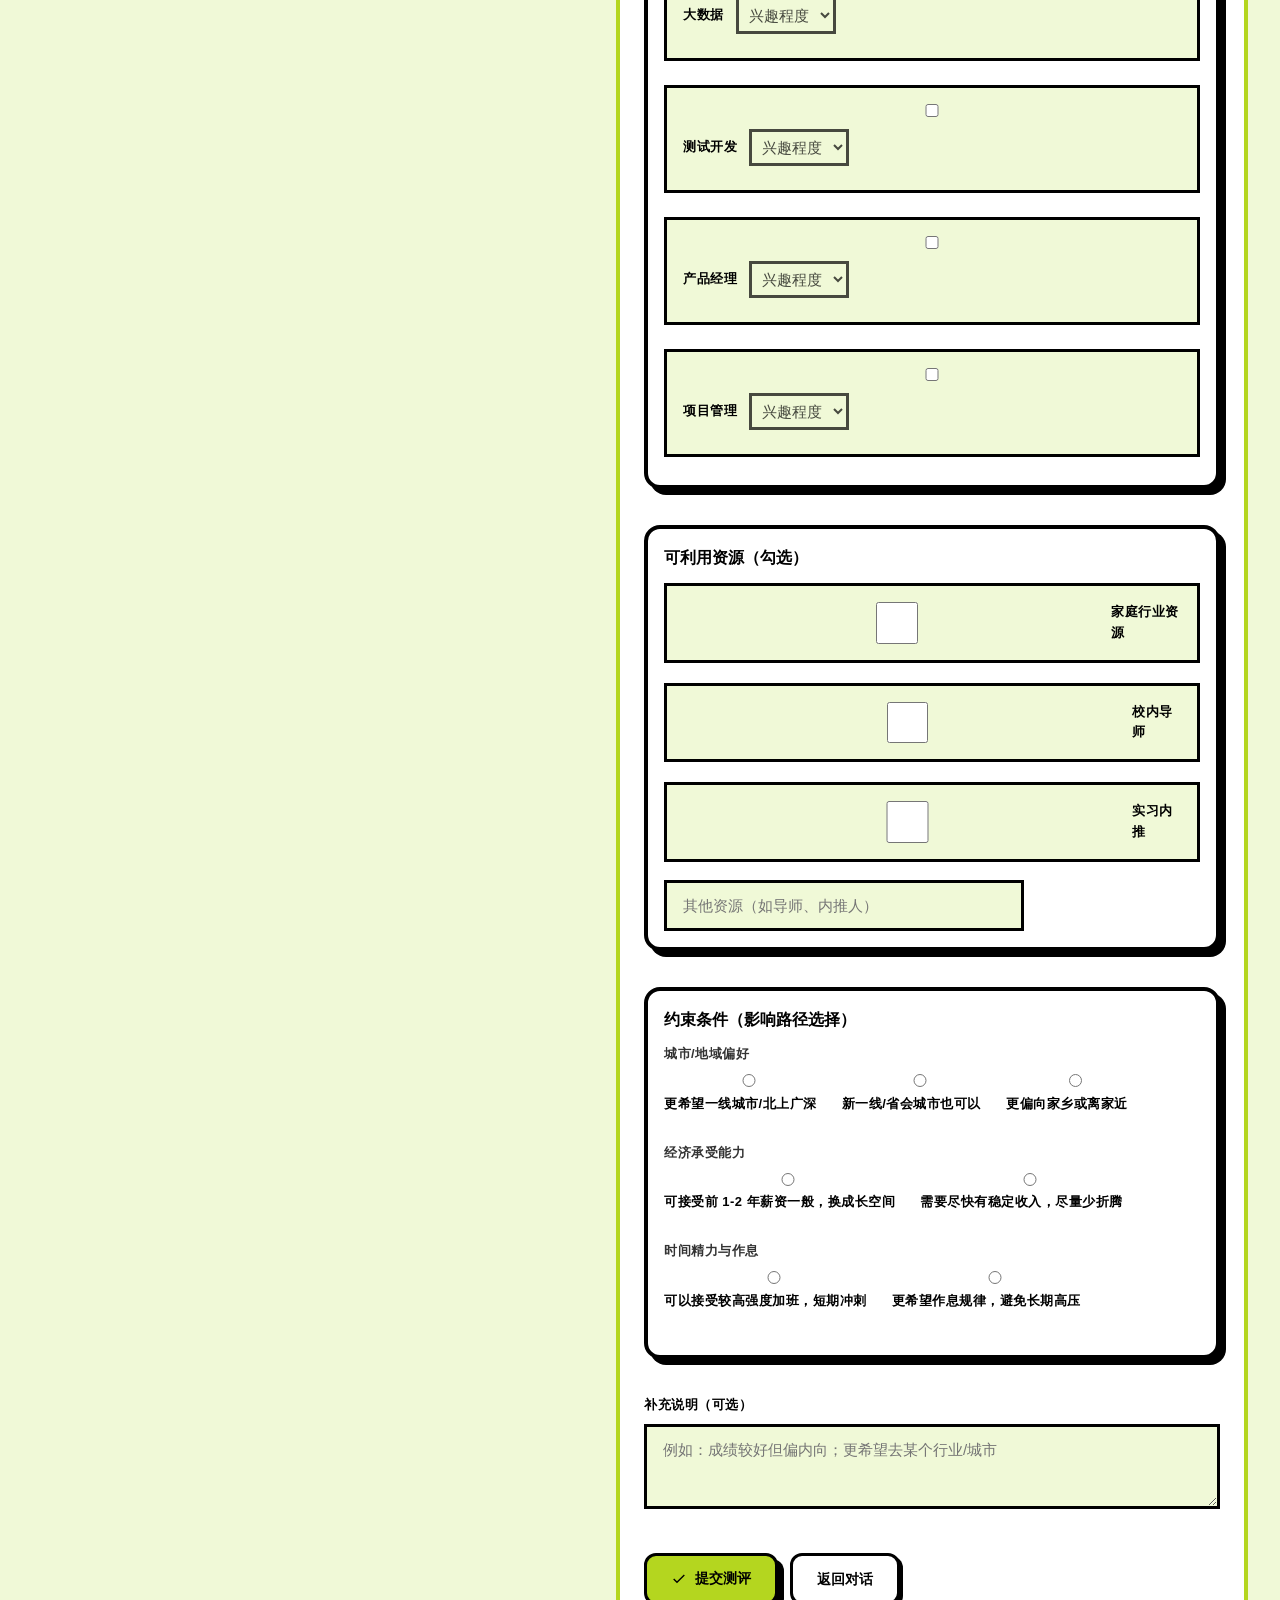
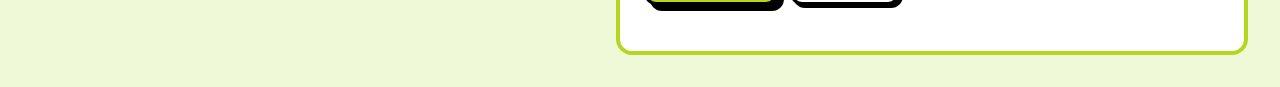
<file: test.html>
<!doctype html>
<html lang="zh-CN">
  <head>
    <meta charset="utf-8" />
    <meta name="viewport" content="width=device-width, initial-scale=1" />
    <title>性格测评 - CareerAid AI</title>
    <link rel="stylesheet" href="static/style.css" />
  </head>
  <body>
    <div class="app-layout">
      <!-- 侧边栏 -->
      <aside class="sidebar">
        <div class="sidebar-brand">
          <div class="logo">CareerAid AI</div>
          <div class="tagline">大学生职业规划智能体</div>
        </div>
        
        <nav class="sidebar-nav">
          <div class="nav-section">
            <div class="nav-section-title">核心功能</div>
            <a class="nav-item" href="upload.html">
              <svg class="nav-icon" viewBox="0 0 24 24"><path d="M14 2H6a2 2 0 0 0-2 2v16a2 2 0 0 0 2 2h12a2 2 0 0 0 2-2V8z"/><polyline points="14 2 14 8 20 8"/><line x1="16" y1="13" x2="8" y2="13"/><line x1="16" y1="17" x2="8" y2="17"/><polyline points="10 9 9 9 8 9"/></svg>
              简历解析
            </a>
            <a class="nav-item active" href="test.html">
              <svg class="nav-icon" viewBox="0 0 24 24"><circle cx="12" cy="12" r="10"/><path d="M9.09 9a3 3 0 0 1 5.83 1c0 2-3 3-3 3"/><line x1="12" y1="17" x2="12.01" y2="17"/></svg>
              性格测评
            </a>
            <a class="nav-item" href="match.html">
              <svg class="nav-icon" viewBox="0 0 24 24"><path d="M12 2l3.09 6.26L22 9.27l-5 4.87 1.18 6.88L12 17.77l-6.18 3.25L7 14.14 2 9.27l6.91-1.01L12 2z"/></svg>
              人岗匹配
            </a>
            <a class="nav-item" href="report.html">
              <svg class="nav-icon" viewBox="0 0 24 24"><path d="M14 2H6a2 2 0 0 0-2 2v16a2 2 0 0 0 2 2h12a2 2 0 0 0 2-2V8z"/><polyline points="14 2 14 8 20 8"/><line x1="16" y1="13" x2="8" y2="13"/><line x1="16" y1="17" x2="8" y2="17"/></svg>
              报告生成
            </a>
          </div>
          
          <div class="nav-section">
            <div class="nav-section-title">更多</div>
            <a class="nav-item" href="chat.html">
              <svg class="nav-icon" viewBox="0 0 24 24"><path d="M21 11.5a8.38 8.38 0 0 1-.9 3.8 8.5 8.5 0 0 1-7.6 4.7 8.38 8.38 0 0 1-3.8-.9L3 21l1.9-5.7a8.38 8.38 0 0 1-.9-3.8 8.5 8.5 0 0 1 4.7-7.6 8.38 8.38 0 0 1 3.8-.9h.5a8.48 8.48 0 0 1 8 8v.5z"/></svg>
              AI对话
            </a>
            <a class="nav-item" href="job.html">
              <svg class="nav-icon" viewBox="0 0 24 24"><rect x="2" y="7" width="20" height="14" rx="2" ry="2"/><path d="M16 21V5a2 2 0 0 0-2-2h-4a2 2 0 0 0-2 2v16"/></svg>
              岗位列表
            </a>
          </div>
        </nav>
        
        <div class="sidebar-footer">
          <div class="user-info" id="userInfo" style="display:none">
            <div class="user-avatar">U</div>
            <div class="user-meta">
              <div class="user-name" id="userName">用户</div>
              <div class="user-role">学生</div>
            </div>
          </div>
          <a href="login.html" class="btn btn-primary" style="width:100%;margin-top:12px" id="loginBtn">立即登录</a>
          <button class="btn btn-danger" style="width:100%;margin-top:12px;display:none" id="logoutBtn">退出登录</button>
        </div>
      </aside>

      <!-- 主内容区 -->
      <main class="main-content">
        <header class="topbar">
          <button class="menu-toggle" id="menuToggle">
            <svg width="20" height="20" viewBox="0 0 24 24" fill="none" stroke="currentColor" stroke-width="2"><line x1="3" y1="12" x2="21" y2="12"/><line x1="3" y1="6" x2="21" y2="6"/><line x1="3" y1="18" x2="21" y2="18"/></svg>
          </button>
          <h1 class="topbar-title">性格测评</h1>
          <div class="topbar-actions">
            <span class="badge badge-secondary">Big Five 简版</span>
          </div>
        </header>

        <div class="page-content">
          <!-- 非对称布局 -->
          <div class="asymmetric-grid reverse">
            <!-- 左侧：测评结果 -->
            <div class="card">
              <div class="card-header">
                <div>
                  <h2 class="card-title">测评结果</h2>
                  <p class="card-subtitle">五维人格画像</p>
                </div>
                <!-- 独特插画 - 五维人格雷达 -->
                <svg width="80" height="80" viewBox="0 0 80 80" class="illustration" style="opacity: 0.9;">
                  <!-- 五边形雷达图轮廓 -->
                  <polygon points="40,8 70,25 60,60 20,60 10,25" stroke="var(--primary)" stroke-width="3" fill="var(--primary-light)"/>
                  <polygon points="40,20 58,30 52,50 28,50 22,30" stroke="#000" stroke-width="2" fill="var(--primary)" fill-opacity="0.3"/>
                  <!-- 五个维度点 -->
                  <circle cx="40" cy="8" r="4" fill="var(--primary)" stroke="#000" stroke-width="2"/>
                  <circle cx="70" cy="25" r="4" fill="var(--primary)" stroke="#000" stroke-width="2"/>
                  <circle cx="60" cy="60" r="4" fill="var(--primary)" stroke="#000" stroke-width="2"/>
                  <circle cx="20" cy="60" r="4" fill="var(--primary)" stroke="#000" stroke-width="2"/>
                  <circle cx="10" cy="25" r="4" fill="var(--primary)" stroke="#000" stroke-width="2"/>
                  <!-- 连接线 -->
                  <line x1="40" y1="8" x2="40" y2="40" stroke="#000" stroke-width="1" stroke-dasharray="2,2"/>
                  <line x1="70" y1="25" x2="40" y2="40" stroke="#000" stroke-width="1" stroke-dasharray="2,2"/>
                  <line x1="60" y1="60" x2="40" y2="40" stroke="#000" stroke-width="1" stroke-dasharray="2,2"/>
                  <line x1="20" y1="60" x2="40" y2="40" stroke="#000" stroke-width="1" stroke-dasharray="2,2"/>
                  <line x1="10" y1="25" x2="40" y2="40" stroke="#000" stroke-width="1" stroke-dasharray="2,2"/>
                  <!-- 中心点 -->
                  <circle cx="40" cy="40" r="5" fill="#000"/>
                </svg>
              </div>
              
              <div class="form-hint">提交后会保存到 <code>students.personality_test_json</code></div>
              <div class="hr"></div>
              
              <!-- 空状态 - 独特插画 -->
              <div id="emptyState" style="text-align:center;padding:40px 20px">
                <svg width="140" height="120" viewBox="0 0 140 120" class="illustration" style="margin-bottom:16px;opacity: 0.9;">
                  <!-- 大脑轮廓 -->
                  <ellipse cx="70" cy="50" rx="45" ry="35" stroke="var(--primary)" stroke-width="3" fill="var(--primary-light)"/>
                  <!-- 大脑褶皱 -->
                  <path d="M35,40 Q50,30 65,40" stroke="#000" stroke-width="2" fill="none"/>
                  <path d="M40,55 Q55,45 70,55" stroke="#000" stroke-width="2" fill="none"/>
                  <path d="M50,70 Q65,60 80,70" stroke="#000" stroke-width="2" fill="none"/>
                  <path d="M75,35 Q90,25 100,35" stroke="#000" stroke-width="2" fill="none"/>
                  <path d="M85,50 Q100,40 110,50" stroke="#000" stroke-width="2" fill="none"/>
                  <!-- 五维指示器 -->
                  <circle cx="30" cy="30" r="6" fill="var(--primary)" stroke="#000" stroke-width="2"/>
                  <circle cx="110" cy="30" r="6" fill="var(--primary)" stroke="#000" stroke-width="2"/>
                  <circle cx="115" cy="65" r="6" fill="var(--primary)" stroke="#000" stroke-width="2"/>
                  <circle cx="70" cy="95" r="6" fill="var(--primary)" stroke="#000" stroke-width="2"/>
                  <circle cx="25" cy="65" r="6" fill="var(--primary)" stroke="#000" stroke-width="2"/>
                  <!-- 问号 -->
                  <text x="65" y="58" font-family="sans-serif" font-size="24" font-weight="bold" fill="#000">?</text>
                </svg>
                <div style="color:var(--text);font-size:14px;font-weight:700">完成测评后将在此显示结果</div>
                <div style="color:var(--text-muted);font-size:12px;margin-top:8px">五维人格画像 · 职业建议</div>
              </div>
              
              <pre class="mono" id="out" style="white-space:pre-wrap;word-break:break-word;margin:0;display:none"></pre>
            </div>

            <!-- 右侧：测评题目 -->
            <div class="card card-featured">
              <div class="card-header">
                <div>
                  <h2 class="card-title">测评题目</h2>
                  <p class="card-subtitle">Big Five 人格量表（简版20题）</p>
                </div>
              </div>
              
              <div class="form-hint" style="margin-bottom:20px">
                请选择每题的符合程度（1-5）。这是一个简版量表：会给出 5 个维度分数与画像标签，并用于后续匹配与报告建议。
              </div>
              
              <form class="form" id="form">
                <div id="questions" class="list"></div>
                
                <div class="hr"></div>
                
                <div class="card card-accent" style="margin-bottom:20px">
                  <div style="font-weight:700;margin-bottom:8px">实时结果</div>
                  <div class="form-hint" id="progress">已完成 0/20 题</div>
                  <pre class="mono" id="result" style="white-space:pre-wrap;word-break:break-word;margin:8px 0 0;font-size:13px"></pre>
                </div>

                <div class="card" style="margin-bottom:20px;padding:16px">
                  <div style="font-weight:700;margin-bottom:12px">职业兴趣（勾选 + 兴趣程度）</div>
                  <div id="careerInterest" class="list"></div>
                </div>

                <div class="card" style="margin-bottom:20px;padding:16px">
                  <div style="font-weight:700;margin-bottom:12px">可利用资源（勾选）</div>
                  <div id="resources" class="list"></div>
                  <div style="margin-top:10px">
                    <input type="text" id="resourceOther" placeholder="其他资源（如导师、内推人）" style="width:100%;max-width:360px" />
                  </div>
                </div>

                <div class="card" style="margin-bottom:20px;padding:16px">
                  <div style="font-weight:700;margin-bottom:12px">约束条件（影响路径选择）</div>
                  <div class="form-group">
                    <label style="font-size:13px;color:var(--text-muted)">城市/地域偏好</label>
                    <div style="display:flex;flex-wrap:wrap;gap:8px">
                      <label><input type="radio" name="cityPref" value="first_tier" /> 更希望一线城市/北上广深</label>
                      <label><input type="radio" name="cityPref" value="new_first" /> 新一线/省会城市也可以</label>
                      <label><input type="radio" name="cityPref" value="hometown" /> 更偏向家乡或离家近</label>
                    </div>
                  </div>
                  <div class="form-group">
                    <label style="font-size:13px;color:var(--text-muted)">经济承受能力</label>
                    <div style="display:flex;flex-wrap:wrap;gap:8px">
                      <label><input type="radio" name="econRisk" value="can_low_salary" /> 可接受前 1-2 年薪资一般，换成长空间</label>
                      <label><input type="radio" name="econRisk" value="need_stable" /> 需要尽快有稳定收入，尽量少折腾</label>
                    </div>
                  </div>
                  <div class="form-group">
                    <label style="font-size:13px;color:var(--text-muted)">时间精力与作息</label>
                    <div style="display:flex;flex-wrap:wrap;gap:8px">
                      <label><input type="radio" name="workStyle" value="can_overtime" /> 可以接受较高强度加班，短期冲刺</label>
                      <label><input type="radio" name="workStyle" value="need_regular" /> 更希望作息规律，避免长期高压</label>
                    </div>
                  </div>
                </div>

                <div class="form-group">
                  <label>补充说明（可选）</label>
                  <textarea id="note" placeholder="例如：成绩较好但偏内向；更希望去某个行业/城市" rows="3"></textarea>
                </div>

                <div style="display:flex;gap:12px;flex-wrap:wrap">
                  <button class="btn btn-primary" type="submit">
                    <svg width="16" height="16" viewBox="0 0 24 24" fill="none" stroke="currentColor" stroke-width="2"><polyline points="20 6 9 17 4 12"/></svg>
                    提交测评
                  </button>
                  <a class="btn" href="chat.html">返回对话</a>
                </div>
                <div class="form-hint" id="msg"></div>
              </form>
            </div>
          </div>
        </div>
      </main>
    </div>

    <script src="static/app.js"></script>
    <script>
      // 检查登录状态
      const token = CareerAid.getToken();
      const userInfo = document.getElementById('userInfo');
      const loginBtn = document.getElementById('loginBtn');
      const logoutBtn = document.getElementById('logoutBtn');
      
      if (token) {
        userInfo.style.display = 'flex';
        loginBtn.style.display = 'none';
        logoutBtn.style.display = 'block';
        // 获取用户信息
        CareerAid.apiFetch('/me').then(data => {
          const s = data.student || {};
          document.getElementById('userName').textContent = s.username || '用户';
          document.querySelector('.user-avatar').textContent = (s.username || 'U')[0].toUpperCase();
        }).catch(() => {});
      }
      
      // 退出登录
      document.getElementById('logoutBtn').addEventListener('click', () => {
        CareerAid.clearToken();
        window.location.href = 'index.html';
      });
      
      // 移动端菜单
      document.getElementById('menuToggle').addEventListener('click', () => {
        document.querySelector('.sidebar').classList.toggle('open');
      });

      const msg = document.getElementById('msg');
      const out = document.getElementById('out');
      const questionsEl = document.getElementById('questions');
      const resultEl = document.getElementById('result');
      const progressEl = document.getElementById('progress');
      const emptyState = document.getElementById('emptyState');

      const CAREER_OPTIONS = [
        { id: "java", name: "Java 开发" },
        { id: "frontend", name: "前端开发" },
        { id: "ai", name: "AI/算法" },
        { id: "data", name: "大数据" },
        { id: "test", name: "测试开发" },
        { id: "product", name: "产品经理" },
        { id: "pm", name: "项目管理" },
      ];
      const RESOURCE_OPTIONS = [
        { id: "family", name: "家庭行业资源" },
        { id: "mentor", name: "校内导师" },
        { id: "referral", name: "实习内推" },
      ];

      const SCALE = [
        { v: 1, t: "1" },
        { v: 2, t: "2" },
        { v: 3, t: "3" },
        { v: 4, t: "4" },
        { v: 5, t: "5" },
      ];

      // Big Five（简版 20 题）：每个维度 4 题，含反向题
      const QUESTIONS = [
        { id: "q01", dim: "E", rev: false, text: "我喜欢在团队中与人互动、结识新朋友。" },
        { id: "q02", dim: "A", rev: false, text: "我愿意体谅他人感受，并尽量避免冲突。" },
        { id: "q03", dim: "C", rev: false, text: "我做事有计划，能按时完成任务。" },
        { id: "q04", dim: "N", rev: false, text: "我会因为压力或担忧而影响情绪与专注。" },
        { id: "q05", dim: "O", rev: false, text: "我乐于尝试新事物，喜欢探索不同领域。" },

        { id: "q06", dim: "E", rev: true, text: "我更倾向于安静独处，社交会让我消耗精力。" },
        { id: "q07", dim: "A", rev: true, text: "我在合作中更容易挑剔他人，难以妥协。" },
        { id: "q08", dim: "C", rev: true, text: "我经常拖延，临近截止才开始动手。" },
        { id: "q09", dim: "N", rev: true, text: "即使遇到困难，我也很少紧张或焦虑。" },
        { id: "q10", dim: "O", rev: true, text: "我更喜欢稳定熟悉的做法，不太愿意改变。" },

        { id: "q11", dim: "E", rev: false, text: "在公开场合表达观点对我来说比较自然。" },
        { id: "q12", dim: "A", rev: false, text: "当别人需要帮助时，我通常愿意伸出援手。" },
        { id: "q13", dim: "C", rev: false, text: "我会把复杂任务拆解成步骤并持续推进。" },
        { id: "q14", dim: "N", rev: false, text: "遇到不确定时，我会反复担心最坏情况。" },
        { id: "q15", dim: "O", rev: false, text: "我喜欢创意、审美或新颖的想法。" },

        { id: "q16", dim: "E", rev: true, text: "我不太喜欢成为人群焦点。" },
        { id: "q17", dim: "A", rev: true, text: "在争论中，我更愿意'赢'而不是'达成共识'。" },
        { id: "q18", dim: "C", rev: true, text: "我经常丢三落四或忘记重要细节。" },
        { id: "q19", dim: "N", rev: true, text: "我通常情绪稳定，很少被小事影响。" },
        { id: "q20", dim: "O", rev: true, text: "相比新点子，我更信赖传统经验与常规流程。" },
      ];

      const DIM_NAME = {
        O: "开放性（Open）",
        C: "尽责性（Conscientious）",
        E: "外向性（Extraversion）",
        A: "宜人性（Agreeableness）",
        N: "神经质（Neuroticism）",
      };

      const answers = {};

      function clamp(n, a, b) {
        return Math.max(a, Math.min(b, n));
      }

      function scoreAnswers() {
        const dims = { O: [], C: [], E: [], A: [], N: [] };
        for (const q of QUESTIONS) {
          const raw = Number(answers[q.id] || 0);
          if (!raw) continue;
          const v = clamp(raw, 1, 5);
          const s = q.rev ? (6 - v) : v;
          dims[q.dim].push(s);
        }

        const scores = {};
        for (const k of Object.keys(dims)) {
          const arr = dims[k];
          if (!arr.length) {
            scores[k] = null;
            continue;
          }
          const avg = arr.reduce((a, b) => a + b, 0) / arr.length;
          scores[k] = Math.round(((avg - 1) / 4) * 100);
        }
        return scores;
      }

      function band(score) {
        if (score == null) return "未完成";
        if (score >= 67) return "高";
        if (score >= 34) return "中";
        return "低";
      }

      function summarize(scores) {
        const tags = [];
        if (scores.C != null && scores.C >= 67) tags.push("自律执行力强");
        if (scores.O != null && scores.O >= 67) tags.push("探索与学习驱动");
        if (scores.E != null && scores.E >= 67) tags.push("外向表达强");
        if (scores.A != null && scores.A >= 67) tags.push("合作友好");
        if (scores.N != null && scores.N >= 67) tags.push("压力敏感（需情绪管理）");
        if (scores.N != null && scores.N <= 33) tags.push("情绪稳定");
        if (!tags.length) tags.push("画像偏均衡");

        const env = [];
        if (scores.E != null && scores.E >= 67) env.push("更适合高沟通/对外场景");
        if (scores.E != null && scores.E <= 33) env.push("更适合深度专注/独立交付");
        if (scores.C != null && scores.C >= 67) env.push("适合目标清晰、节奏快的岗位");
        if (scores.O != null && scores.O >= 67) env.push("适合创新/探索型方向");
        if (scores.N != null && scores.N >= 67) env.push("建议选择支持体系更强的团队");

        return { tags, env };
      }

      function formatResult(scores, summary) {
        const lines = [];
        lines.push("五维结果（0-100）：");
        for (const k of ["O", "C", "E", "A", "N"]) {
          const v = scores[k];
          lines.push(`- ${DIM_NAME[k]}：${v == null ? "—" : v}（${band(v)}）`);
        }
        lines.push("");
        lines.push("画像标签：");
        for (const t of summary.tags) lines.push(`- ${t}`);
        if (summary.env.length) {
          lines.push("");
          lines.push("职业环境建议：");
          for (const t of summary.env) lines.push(`- ${t}`);
        }
        return lines.join("\n");
      }

      function escapeHtml(s) {
        return String(s)
          .replaceAll("&", "&amp;")
          .replaceAll("<", "&lt;")
          .replaceAll(">", "&gt;")
          .replaceAll('"', "&quot;")
          .replaceAll("'", "&#039;");
      }

      function updateProgress() {
        const answered = Object.keys(answers).length;
        progressEl.textContent = `已完成 ${answered}/20 题`;
        
        const scores = scoreAnswers();
        const summary = summarize(scores);
        resultEl.textContent = formatResult(scores, summary);
      }

      function renderQuestions() {
        questionsEl.innerHTML = "";
        QUESTIONS.forEach((q, idx) => {
          const wrap = document.createElement("div");
          wrap.className = "list-item";
          wrap.style.marginBottom = "16px";
          wrap.innerHTML =
            `<div class="list-item-title" style="margin-bottom:12px;font-size:14px">${idx + 1}. ${escapeHtml(q.text)}</div>` +
            `<div class="scale-options" id="scale-${q.id}"></div>` +
            `<div class="scale-labels"><span>非常不符合</span><span>非常符合</span></div>`;
          
          const scaleContainer = wrap.querySelector(`#scale-${q.id}`);
          SCALE.forEach(opt => {
            const btn = document.createElement("div");
            btn.className = "scale-option";
            btn.textContent = opt.t;
            btn.dataset.value = opt.v;
            btn.addEventListener("click", () => {
              scaleContainer.querySelectorAll(".scale-option").forEach(b => b.classList.remove("selected"));
              btn.classList.add("selected");
              answers[q.id] = opt.v;
              updateProgress();
            });
            scaleContainer.appendChild(btn);
          });
          
          questionsEl.appendChild(wrap);
        });
      }

      const careerInterest = {};
      const resourcesChecked = {};

      function renderCareerInterest() {
        const el = document.getElementById("careerInterest");
        el.innerHTML = "";
        CAREER_OPTIONS.forEach(opt => {
          const wrap = document.createElement("div");
          wrap.className = "list-item";
          wrap.style.marginBottom = "12px";
          wrap.innerHTML =
            `<label style="display:flex;align-items:center;gap:12px;flex-wrap:wrap">` +
            `<input type="checkbox" id="ci-${opt.id}" /> ` +
            `<span>${escapeHtml(opt.name)}</span>` +
            `<select id="ci-lvl-${opt.id}" style="width:100px;padding:6px" disabled><option value="">兴趣程度</option><option value="very">非常</option><option value="fairly">比较</option><option value="somewhat">一般</option></select>` +
            `</label>`;
          wrap.querySelector(`#ci-${opt.id}`).addEventListener("change", (e) => {
            wrap.querySelector(`#ci-lvl-${opt.id}`).disabled = !e.target.checked;
          });
          el.appendChild(wrap);
        });
      }

      function renderResources() {
        const el = document.getElementById("resources");
        el.innerHTML = "";
        RESOURCE_OPTIONS.forEach(opt => {
          const wrap = document.createElement("label");
          wrap.className = "list-item";
          wrap.style.display = "flex";
          wrap.innerHTML = `<input type="checkbox" id="res-${opt.id}" /> <span>${escapeHtml(opt.name)}</span>`;
          el.appendChild(wrap);
        });
      }

      function collectCareerInterest() {
        const out = {};
        CAREER_OPTIONS.forEach(opt => {
          const cb = document.getElementById(`ci-${opt.id}`);
          const sel = document.getElementById(`ci-lvl-${opt.id}`);
          if (cb && cb.checked && sel) out[opt.name] = sel.value || "一般";
        });
        return out;
      }

      function collectResources() {
        const out = [];
        RESOURCE_OPTIONS.forEach(opt => {
          const cb = document.getElementById(`res-${opt.id}`);
          if (cb && cb.checked) out.push(opt.name);
        });
        const other = (document.getElementById("resourceOther") || {}).value || "";
        if (other.trim()) out.push("其他：" + other.trim());
        return out;
      }

      function collectConstraints() {
        const cityPref = (document.querySelector("input[name='cityPref']:checked") || {}).value || "";
        const econRisk = (document.querySelector("input[name='econRisk']:checked") || {}).value || "";
        const workStyle = (document.querySelector("input[name='workStyle']:checked") || {}).value || "";
        return { city_preference: cityPref, econ_risk: econRisk, work_style: workStyle };
      }

      renderCareerInterest();
      renderResources();
      renderQuestions();
      updateProgress();

      // 在左侧显示最终结果的函数
      function displayFinalResult(scores, summary) {
        emptyState.style.display = 'none';
        out.style.display = 'block';
        
        const lines = [];
        lines.push("五维结果（0-100）：");
        for (const k of ["O", "C", "E", "A", "N"]) {
          const v = scores[k];
          lines.push(`- ${DIM_NAME[k]}：${v == null ? "—" : v}（${band(v)}）`);
        }
        lines.push("");
        lines.push("画像标签：");
        for (const t of summary.tags) lines.push(`- ${t}`);
        if (summary.env.length) {
          lines.push("");
          lines.push("职业环境建议：");
          for (const t of summary.env) lines.push(`- ${t}`);
        }
        
        out.textContent = lines.join("\n");
      }

      document.getElementById("form").addEventListener("submit", async (e) => {
        e.preventDefault();
        const scores = scoreAnswers();
        const summary = summarize(scores);
        
        msg.textContent = "提交中...";
        try {
          const data = await CareerAid.apiFetch("/submit_test", {
            method: "POST",
            headers: { "Content-Type": "application/json" },
            body: JSON.stringify({
              answers,
              scores,
              summary,
              career_interest: collectCareerInterest(),
              resources: collectResources(),
              constraints: collectConstraints(),
              note: document.getElementById("note").value.trim(),
            }),
          });
          msg.textContent = "已保存。";
          // 在左侧显示格式化结果
          displayFinalResult(scores, summary);
        } catch (e) {
          msg.textContent = "失败：" + (e.message || String(e));
        }
      });
    </script>
  </body>
</html>
</file>
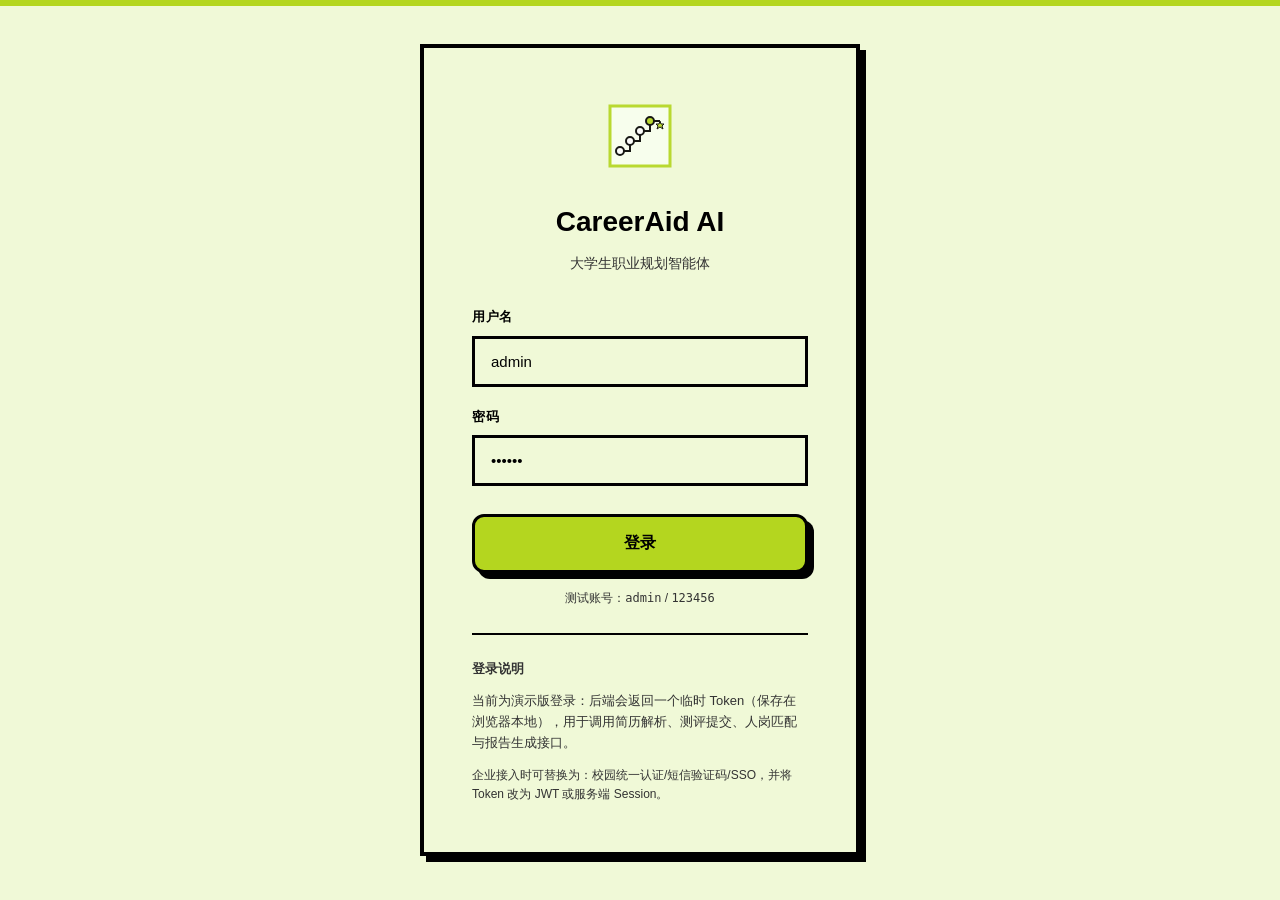
<file: upload.html>
<!doctype html>
<html lang="zh-CN">
  <head>
    <meta charset="utf-8" />
    <meta name="viewport" content="width=device-width, initial-scale=1" />
    <title>简历解析 - CareerAid AI</title>
    <link rel="stylesheet" href="static/style.css" />
  </head>
  <body>
    <div class="app-layout">
      <!-- 侧边栏 -->
      <aside class="sidebar">
        <div class="sidebar-brand">
          <div class="logo">CareerAid AI</div>
          <div class="tagline">大学生职业规划智能体</div>
        </div>
        
        <nav class="sidebar-nav">
          <div class="nav-section">
            <div class="nav-section-title">核心功能</div>
            <a class="nav-item active" href="upload.html">
              <svg class="nav-icon" viewBox="0 0 24 24"><path d="M14 2H6a2 2 0 0 0-2 2v16a2 2 0 0 0 2 2h12a2 2 0 0 0 2-2V8z"/><polyline points="14 2 14 8 20 8"/><line x1="16" y1="13" x2="8" y2="13"/><line x1="16" y1="17" x2="8" y2="17"/><polyline points="10 9 9 9 8 9"/></svg>
              简历解析
            </a>
            <a class="nav-item" href="test.html">
              <svg class="nav-icon" viewBox="0 0 24 24"><circle cx="12" cy="12" r="10"/><path d="M9.09 9a3 3 0 0 1 5.83 1c0 2-3 3-3 3"/><line x1="12" y1="17" x2="12.01" y2="17"/></svg>
              性格测评
            </a>
            <a class="nav-item" href="match.html">
              <svg class="nav-icon" viewBox="0 0 24 24"><path d="M12 2l3.09 6.26L22 9.27l-5 4.87 1.18 6.88L12 17.77l-6.18 3.25L7 14.14 2 9.27l6.91-1.01L12 2z"/></svg>
              人岗匹配
            </a>
            <a class="nav-item" href="report.html">
              <svg class="nav-icon" viewBox="0 0 24 24"><path d="M14 2H6a2 2 0 0 0-2 2v16a2 2 0 0 0 2 2h12a2 2 0 0 0 2-2V8z"/><polyline points="14 2 14 8 20 8"/><line x1="16" y1="13" x2="8" y2="13"/><line x1="16" y1="17" x2="8" y2="17"/></svg>
              报告生成
            </a>
          </div>
          
          <div class="nav-section">
            <div class="nav-section-title">更多</div>
            <a class="nav-item" href="chat.html">
              <svg class="nav-icon" viewBox="0 0 24 24"><path d="M21 11.5a8.38 8.38 0 0 1-.9 3.8 8.5 8.5 0 0 1-7.6 4.7 8.38 8.38 0 0 1-3.8-.9L3 21l1.9-5.7a8.38 8.38 0 0 1-.9-3.8 8.5 8.5 0 0 1 4.7-7.6 8.38 8.38 0 0 1 3.8-.9h.5a8.48 8.48 0 0 1 8 8v.5z"/></svg>
              AI对话
            </a>
            <a class="nav-item" href="job.html">
              <svg class="nav-icon" viewBox="0 0 24 24"><rect x="2" y="7" width="20" height="14" rx="2" ry="2"/><path d="M16 21V5a2 2 0 0 0-2-2h-4a2 2 0 0 0-2 2v16"/></svg>
              岗位列表
            </a>
          </div>
        </nav>
        
        <div class="sidebar-footer">
          <div class="user-info" id="userInfo">
            <div class="user-avatar">U</div>
            <div class="user-meta">
              <div class="user-name" id="userName">用户</div>
              <div class="user-role">学生</div>
            </div>
          </div>
          <button class="btn btn-danger" style="width:100%;margin-top:12px" id="logoutBtn">退出登录</button>
        </div>
      </aside>

      <!-- 主内容区 -->
      <main class="main-content">
        <header class="topbar">
          <button class="menu-toggle" id="menuToggle">
            <svg width="20" height="20" viewBox="0 0 24 24" fill="none" stroke="currentColor" stroke-width="2"><line x1="3" y1="12" x2="21" y2="12"/><line x1="3" y1="6" x2="21" y2="6"/><line x1="3" y1="18" x2="21" y2="18"/></svg>
          </button>
          <h1 class="topbar-title">简历解析</h1>
          <div class="topbar-actions">
            <span class="badge badge-secondary">支持 docx / pdf / jpg</span>
          </div>
        </header>

        <div class="page-content">
          <!-- 非对称布局 -->
          <div class="asymmetric-grid">
            <!-- 左侧：上传表单 -->
            <div class="card card-featured">
              <div class="card-header">
                <div>
                  <h2 class="card-title">上传 / 手动录入</h2>
                  <p class="card-subtitle">支持多种格式，也可手动输入信息</p>
                </div>
                <!-- 独特插画 - 简历解析 -->
                <svg width="80" height="80" viewBox="0 0 80 80" class="illustration" style="opacity: 0.9;">
                  <!-- 文件主体 -->
                  <rect x="15" y="10" width="50" height="60" fill="var(--primary-light)" stroke="#000" stroke-width="2"/>
                  <!-- 文件折角 -->
                  <polygon points="65,10 65,25 50,10" fill="var(--primary)" stroke="#000" stroke-width="2"/>
                  <!-- 简历内容行 -->
                  <line x1="25" y1="30" x2="55" y2="30" stroke="#000" stroke-width="2"/>
                  <line x1="25" y1="40" x2="50" y2="40" stroke="#000" stroke-width="2"/>
                  <line x1="25" y1="50" x2="45" y2="50" stroke="#000" stroke-width="2"/>
                  <!-- AI扫描线 -->
                  <rect x="12" y="55" width="56" height="8" fill="var(--primary)" fill-opacity="0.3" stroke="var(--primary)" stroke-width="1"/>
                  <!-- 扫描指示器 -->
                  <circle cx="20" cy="59" r="3" fill="var(--primary)"/>
                  <circle cx="30" cy="59" r="3" fill="var(--primary)"/>
                  <circle cx="40" cy="59" r="3" fill="var(--primary)"/>
                  <!-- 放大镜 -->
                  <circle cx="60" cy="60" r="12" fill="#fff" stroke="var(--primary)" stroke-width="3"/>
                  <line x1="68" y1="68" x2="78" y2="78" stroke="#000" stroke-width="3"/>
                  <!-- 技能标签 -->
                  <rect x="5" y="65" width="20" height="10" fill="var(--primary)" stroke="#000" stroke-width="1"/>
                  <rect x="30" y="72" width="25" height="8" fill="var(--primary)" stroke="#000" stroke-width="1"/>
                </svg>
              </div>
              
              <form class="form" id="form">
                <div class="form-group">
                  <label>简历文件（可选）</label>
                  <div class="file-upload" id="fileUpload">
                    <input id="resume_file" type="file" accept=".docx,.pdf,.jpg,.jpeg,.png" style="display:none"/>
                    <svg width="48" height="48" viewBox="0 0 24 24" fill="none" stroke="currentColor" stroke-width="2" style="margin-bottom:12px;color:var(--primary)"><path d="M21 15v4a2 2 0 0 1-2 2H5a2 2 0 0 1-2-2v-4"/><polyline points="17 8 12 3 7 8"/><line x1="12" y1="3" x2="12" y2="15"/></svg>
                    <div style="font-weight:600">点击或拖拽上传简历</div>
                    <div class="form-hint">支持 docx / pdf / jpg 格式</div>
                  </div>
                  <div class="form-hint">图片简历当前版本不做OCR：建议在下方手动补充关键信息。</div>
                </div>

                <div class="row">
                  <div class="form-group">
                    <label>专业（可选）</label>
                    <input id="major" placeholder="例如：计算机科学与技术" />
                  </div>
                  <div class="form-group">
                    <label>证书（可选）</label>
                    <input id="certs" placeholder="例如：CET-6, 计算机二级" />
                  </div>
                </div>

                <div class="form-group">
                  <label>技能关键词（可选）</label>
                  <input id="skills" placeholder="例如：Python, SQL, Flask, 数据分析" />
                </div>

                <div class="form-group">
                  <label>实习经历摘要（可选）</label>
                  <textarea id="internships" placeholder="例如：xx公司数据分析实习，负责指标体系与报表自动化" rows="3"></textarea>
                </div>

                <div class="form-group">
                  <label>简历补充（可选）</label>
                  <textarea id="resume_text" placeholder="粘贴教育背景、项目/实习、技能清单等内容，越完整越准确" rows="5"></textarea>
                </div>

                <div style="display:flex;gap:12px;flex-wrap:wrap">
                  <button class="btn btn-primary" type="submit">
                    <svg width="16" height="16" viewBox="0 0 24 24" fill="none" stroke="currentColor" stroke-width="2"><polyline points="20 6 9 17 4 12"/></svg>
                    上传并解析
                  </button>
                  <a class="btn" href="chat.html">返回对话</a>
                </div>
                <div class="form-hint" id="msg"></div>
              </form>
            </div>

            <!-- 右侧：解析结果 -->
            <div class="card">
              <div class="card-header">
                <div>
                  <h2 class="card-title">解析结果</h2>
                  <p class="card-subtitle">能力画像预览</p>
                </div>
              </div>
              
              <div class="form-hint">解析完成后会保存到后端数据库 `students.resume_parsed_json`。</div>
              <div class="hr"></div>
              
              <!-- 空状态插画 - 独特设计 -->
              <div id="emptyState" style="text-align:center;padding:40px 20px">
                <svg width="140" height="120" viewBox="0 0 140 120" class="illustration" style="margin-bottom:16px;opacity: 0.9;">
                  <!-- 文件堆叠 -->
                  <rect x="30" y="25" width="60" height="70" fill="var(--primary-light)" stroke="#000" stroke-width="2"/>
                  <rect x="25" y="20" width="60" height="70" fill="#fff" stroke="#000" stroke-width="2"/>
                  <rect x="20" y="15" width="60" height="70" fill="#fff" stroke="var(--primary)" stroke-width="3"/>
                  <!-- 文件内容 -->
                  <line x1="30" y1="30" x2="70" y2="30" stroke="#000" stroke-width="2"/>
                  <line x1="30" y1="40" x2="65" y2="40" stroke="#000" stroke-width="2"/>
                  <line x1="30" y1="50" x2="60" y2="50" stroke="#000" stroke-width="2"/>
                  <!-- AI分析指示 -->
                  <circle cx="95" cy="75" r="18" fill="var(--primary)" stroke="#000" stroke-width="2"/>
                  <text x="88" y="80" font-family="sans-serif" font-size="14" font-weight="bold" fill="#000">AI</text>
                  <!-- 连接线 -->
                  <line x1="80" y1="50" x2="85" y2="65" stroke="#000" stroke-width="2" stroke-dasharray="3,3"/>
                  <!-- 数据点 -->
                  <circle cx="100" cy="35" r="5" fill="var(--primary)" stroke="#000" stroke-width="1"/>
                  <circle cx="115" cy="50" r="4" fill="var(--primary)" stroke="#000" stroke-width="1"/>
                  <circle cx="110" cy="25" r="3" fill="var(--primary)" stroke="#000" stroke-width="1"/>
                </svg>
                <div style="color:var(--text-muted);font-size:14px;font-weight:600">上传简历后将在此显示解析结果</div>
                <div style="color:var(--text-muted);font-size:12px;margin-top:8px">AI智能提取 · 能力画像</div>
              </div>
              
              <pre class="mono" id="out" style="white-space:pre-wrap;word-break:break-word;margin:0;display:none"></pre>
            </div>
          </div>
        </div>
      </main>
    </div>

    <script src="static/app.js"></script>
    <script>
      if (!CareerAid.requireAuth()) throw new Error("not authed");
      
      // 加载用户信息
      CareerAid.apiFetch('/me').then(data => {
        const s = data.student || {};
        document.getElementById('userName').textContent = s.username || '用户';
        document.querySelector('.user-avatar').textContent = (s.username || 'U')[0].toUpperCase();
      }).catch(() => {});
      
      // 退出登录
      document.getElementById('logoutBtn').addEventListener('click', () => {
        CareerAid.clearToken();
        window.location.href = 'index.html';
      });
      
      // 移动端菜单
      document.getElementById('menuToggle').addEventListener('click', () => {
        document.querySelector('.sidebar').classList.toggle('open');
      });
      
      // 文件上传点击
      document.getElementById('fileUpload').addEventListener('click', () => {
        document.getElementById('resume_file').click();
      });

      const msg = CareerAid.qs("msg");
      const out = CareerAid.qs("out");
      const emptyState = document.getElementById('emptyState');

      // 格式化显示解析结果
      function formatResumeResult(parsed) {
        const lines = [];
        
        // 基本信息
        if (parsed.name || parsed.contact) {
          lines.push("基本信息：");
          if (parsed.name) lines.push(`- 姓名：${parsed.name}`);
          if (parsed.contact) lines.push(`- 联系方式：${parsed.contact}`);
          lines.push("");
        }
        
        // 教育背景
        if (parsed.education) {
          if (Array.isArray(parsed.education) && parsed.education.length > 0) {
            lines.push("教育背景：");
            parsed.education.forEach(edu => {
              const eduStr = [];
              if (edu.school) eduStr.push(edu.school);
              if (edu.major) eduStr.push(edu.major);
              if (edu.degree) eduStr.push(edu.degree);
              if (edu.period) eduStr.push(edu.period);
              if (eduStr.length > 0) {
                lines.push(`- ${eduStr.join(" | ")}`);
              }
            });
            lines.push("");
          } else if (typeof parsed.education === 'string') {
            lines.push("教育背景：");
            lines.push(`- ${parsed.education}`);
            lines.push("");
          }
        }
        
        // 专业技能
        if (parsed.skills) {
          if (Array.isArray(parsed.skills) && parsed.skills.length > 0) {
            lines.push("专业技能：");
            lines.push(`- ${parsed.skills.join("、")}`);
            lines.push("");
          } else if (typeof parsed.skills === 'string') {
            lines.push("专业技能：");
            lines.push(`- ${parsed.skills}`);
            lines.push("");
          }
        }
        
        // 证书
        if (parsed.certs) {
          if (Array.isArray(parsed.certs) && parsed.certs.length > 0) {
            lines.push("证书：");
            lines.push(`- ${parsed.certs.join("、")}`);
            lines.push("");
          } else if (typeof parsed.certs === 'string') {
            lines.push("证书：");
            lines.push(`- ${parsed.certs}`);
            lines.push("");
          }
        }
        
        // 实习经历
        if (parsed.internships) {
          if (Array.isArray(parsed.internships) && parsed.internships.length > 0) {
            lines.push("实习经历：");
            parsed.internships.forEach((intern, index) => {
              const internStr = [];
              if (intern.company) internStr.push(intern.company);
              if (intern.position) internStr.push(intern.position);
              if (intern.period) internStr.push(intern.period);
              if (intern.description) internStr.push(`- ${intern.description}`);
              if (internStr.length > 0) {
                lines.push(`- [${index + 1}] ${internStr.join(" | ")}`);
              }
            });
            lines.push("");
          } else if (typeof parsed.internships === 'string') {
            lines.push("实习经历：");
            lines.push(`- ${parsed.internships}`);
            lines.push("");
          }
        }
        
        // 项目经验
        if (parsed.projects) {
          if (Array.isArray(parsed.projects) && parsed.projects.length > 0) {
            lines.push("项目经验：");
            parsed.projects.forEach((project, index) => {
              const projectStr = [];
              if (project.name) projectStr.push(project.name);
              if (project.role) projectStr.push(project.role);
              if (project.period) projectStr.push(project.period);
              if (project.description) projectStr.push(`- ${project.description}`);
              if (projectStr.length > 0) {
                lines.push(`- [${index + 1}] ${projectStr.join(" | ")}`);
              }
            });
            lines.push("");
          } else if (typeof parsed.projects === 'string') {
            lines.push("项目经验：");
            lines.push(`- ${parsed.projects}`);
            lines.push("");
          }
        }
        
        // 能力画像
        if (parsed.competencies) {
          lines.push("能力画像：");
          if (typeof parsed.competencies === 'object' && parsed.competencies !== null) {
            Object.entries(parsed.competencies).forEach(([key, value]) => {
              lines.push(`- ${key}：${value}`);
            });
          } else if (typeof parsed.competencies === 'string') {
            lines.push(`- ${parsed.competencies}`);
          }
          lines.push("");
        }
        
        // 总结
        if (parsed.summary) {
          lines.push("简历总结：");
          lines.push(parsed.summary);
          lines.push("");
        }
        
        return lines.join("\n") || "解析结果为空，请检查输入内容。";
      }

      CareerAid.qs("form").addEventListener("submit", async (e) => {
        e.preventDefault();
        msg.textContent = "解析中...";
        emptyState.style.display = 'none';
        out.style.display = 'block';
        out.textContent = "";

        const fd = new FormData();
        const f = CareerAid.qs("resume_file").files[0];
        if (f) fd.append("resume_file", f);
        fd.append("major", CareerAid.qs("major").value.trim());
        fd.append("skills", CareerAid.qs("skills").value.trim());
        fd.append("certs", CareerAid.qs("certs").value.trim());
        fd.append("internships", CareerAid.qs("internships").value.trim());
        fd.append("resume_text", CareerAid.qs("resume_text").value.trim());

        try {
          const data = await CareerAid.apiFetch("/upload_resume", { method: "POST", body: fd });
          msg.textContent = "解析完成，已保存。";
          // 显示格式化的解析报告
          out.textContent = formatResumeResult(data.resume_parsed || {});
        } catch (err) {
          msg.textContent = "失败：" + (err.message || String(err));
        }
      });
    </script>
  </body>
</html>
</file>
<file: static/style.css>
/* ============================================
   Neo-Brutalism Design System
   新粗野主义：嫩芽绿色+黑白配色、粗黑边框、圆角矩形
   ============================================ */

   :root {
    /* 核心配色 - 黄绿色主题 */
    --bg: #f0f9d7;
    --bg-secondary: #f8fff0;
    --text: #000000;
    --text-muted: #333333;
    --text-light: #666666;
    
    /* 黄绿色主色调 */
    --primary: #b4d61f;
    --primary-dark: #92b31a;
    --primary-light: #f8fff0;
    
    /* 强调色 */
    --accent: #b4d61f;
    --accent-dark: #92b31a;
    --accent-light: #f8fff0;
    
    /* 边框 - 粗黑边框 */
    --border: #000000;
    --border-width: 3px;
    --border-width-thick: 4px;
    
    /* 圆角 - 粗野主义圆角 */
    --radius-sm: 8px;
    --radius-md: 12px;
    --radius-lg: 16px;
    --radius-xl: 20px;
    
    /* 阴影 - 粗野主义偏移阴影 */
    --shadow: 6px 6px 0px #000000;
    --shadow-sm: 3px 3px 0px #000000;
    --shadow-primary: 6px 6px 0px var(--primary-dark);
    
    /* 尺寸 */
    --sidebar-width: 280px;
    --header-height: 70px;
  }
  
  * {
    box-sizing: border-box;
    margin: 0;
    padding: 0;
  }
  
  html, body {
    height: 100%;
    font-family: "Inter", "SF Pro Display", -apple-system, BlinkMacSystemFont, "Segoe UI", Roboto, "Helvetica Neue", Arial, "Noto Sans SC", "PingFang SC", "Microsoft YaHei", sans-serif;
    background: var(--bg);
    color: var(--text);
    line-height: 1.6;
  }
  
  /* 新粗野主义背景 */
  body {
    background: var(--bg);
    position: relative;
    margin: 0;
    padding: 0;
    min-height: 100vh;
  }
  
  body::before {
    content: "";
    position: fixed;
    top: 0;
    left: 0;
    right: 0;
    bottom: 0;
    background-image: 
      linear-gradient(90deg, rgba(0, 0, 0, 0.02) 1px, transparent 1px),
      linear-gradient(rgba(0, 0, 0, 0.02) 1px, transparent 1px);
    background-size: 40px 40px;
    pointer-events: none;
    z-index: -1;
  }
  
  /* ============================================
     布局系统 - 侧边栏 + 非对称主内容区
     ============================================ */
  
  .app-layout {
    display: flex;
    min-height: 100vh;
  }
  
  /* 侧边栏 - 新粗野主义风格 */
  .sidebar {
    width: var(--sidebar-width);
    background: #ffffff;
    border-right: var(--border-width-thick) solid var(--border);
    display: flex;
    flex-direction: column;
    position: fixed;
    left: 0;
    top: 0;
    bottom: 0;
    z-index: 100;
    box-shadow: var(--shadow);
  }
  
  .sidebar-brand {
    padding: 24px 20px;
    border-bottom: var(--border-width) solid var(--border);
    background: var(--primary);
    color: var(--text);
  }
  
  .sidebar-brand .logo {
    font-size: 24px;
    font-weight: 900;
    letter-spacing: -0.5px;
    line-height: 1.2;
    color: var(--text);
  }
  
  .sidebar-brand .tagline {
    font-size: 12px;
    color: var(--text);
    margin-top: 6px;
    font-weight: 600;
  }
  
  /* 功能板块导航 */
  .sidebar-nav {
    flex: 1;
    padding: 16px;
    overflow-y: auto;
  }
  
  .nav-section {
    margin-bottom: 24px;
  }
  
  .nav-section-title {
    font-size: 11px;
    font-weight: 700;
    color: var(--text);
    padding: 0 12px;
    margin-bottom: 8px;
    text-transform: uppercase;
    letter-spacing: 1px;
    border-bottom: var(--border-width) solid var(--border);
    padding-bottom: 4px;
  }
  
  .nav-item {
    display: flex;
    align-items: center;
    gap: 12px;
    padding: 14px 16px;
    margin-bottom: 8px;
    border: var(--border-width) solid var(--border);
    border-radius: var(--radius-md);
    background: #ffffff;
    color: var(--text);
    text-decoration: none;
    font-weight: 600;
    font-size: 14px;
    transition: all 0.2s ease;
    cursor: pointer;
    box-shadow: var(--shadow-sm);
  }
  
  .nav-item:hover {
    background: var(--primary);
    transform: translate(-2px, -2px);
    box-shadow: var(--shadow);
  }
  
  .nav-item.active {
    background: var(--primary);
    color: var(--text);
    font-weight: 700;
    transform: translate(-2px, -2px);
    box-shadow: var(--shadow);
  }
  
  .nav-item.active .nav-icon {
    stroke: var(--text);
  }
  
  .nav-icon {
    width: 20px;
    height: 20px;
    flex-shrink: 0;
    stroke: currentColor;
    fill: none;
    stroke-width: 2;
  }
  
  .sidebar-footer {
    padding: 16px;
    border-top: var(--border-width) solid var(--border);
  }
  
  .user-info {
    display: flex;
    align-items: center;
    gap: 12px;
    padding: 12px;
    border: var(--border-width) solid var(--border);
    background: #ffffff;
  }
  
  .user-avatar {
    width: 36px;
    height: 36px;
    background: var(--primary);
    border: 2px solid var(--border);
    display: flex;
    align-items: center;
    justify-content: center;
    font-weight: 700;
    font-size: 14px;
    color: white;
  }
  
  .user-meta {
    flex: 1;
    min-width: 0;
  }
  
  .user-name {
    font-weight: 700;
    font-size: 13px;
    white-space: nowrap;
    overflow: hidden;
    text-overflow: ellipsis;
  }
  
  .user-role {
    font-size: 11px;
    color: var(--text-muted);
  }
  
  /* 主内容区 */
  .main-content {
    flex: 1;
    margin-left: var(--sidebar-width);
    display: flex;
    flex-direction: column;
    min-height: 100vh;
  }
  
  /* 顶部栏 */
  .topbar {
    height: var(--header-height);
    background: #ffffff;
    border-bottom: var(--border-width-thick) solid var(--border);
    display: flex;
    align-items: center;
    justify-content: space-between;
    padding: 0 32px;
    position: sticky;
    top: 0;
    z-index: 50;
    box-shadow: var(--shadow);
  }
  
  .topbar-title {
    font-size: 28px;
    font-weight: 900;
    letter-spacing: -0.5px;
    color: var(--text);
    text-transform: uppercase;
  }
  
  .topbar-actions {
    display: flex;
    gap: 12px;
  }
  
  /* 页面内容 */
  .page-content {
    flex: 1;
    padding: 32px;
    max-width: 1400px;
  }
  
  /* ============================================
     非对称网格布局 - 新粗野主义风格
     ============================================ */
  
  .asymmetric-grid {
    display: grid;
    grid-template-columns: 1.5fr 0.5fr;
    gap: 32px;
    align-items: start;
  }
  
  .asymmetric-grid.reverse {
    grid-template-columns: 0.5fr 1.5fr;
  }
  
  .asymmetric-grid.single {
    grid-template-columns: 1fr;
    max-width: 900px;
  }
  
  .asymmetric-grid.three-col {
    grid-template-columns: 1fr 1fr 1fr;
    gap: 24px;
  }
  
  @media (max-width: 1100px) {
    .asymmetric-grid,
    .asymmetric-grid.reverse,
    .asymmetric-grid.three-col {
      grid-template-columns: 1fr;
      gap: 24px;
    }
  }
  
  /* ============================================
     卡片组件 - 新粗野主义风格
     ============================================ */
  
  .card {
    background: #ffffff;
    border: var(--border-width-thick) solid var(--border);
    border-radius: var(--radius-lg);
    box-shadow: var(--shadow);
    padding: 24px;
    position: relative;
    transition: all 0.2s ease;
  }
  
  .card:hover {
    box-shadow: var(--shadow-primary);
    transform: translate(-2px, -2px);
  }
  
  .card-header {
    display: flex;
    align-items: flex-start;
    justify-content: space-between;
    margin-bottom: 20px;
    padding-bottom: 16px;
    border-bottom: 1px solid var(--border);
  }
  
  .card-title {
    font-size: 20px;
    font-weight: 700;
    letter-spacing: -0.3px;
    color: var(--text);
  }
  
  .card-subtitle {
    font-size: 13px;
    color: var(--text-muted);
    margin-top: 4px;
    font-weight: 500;
  }
  
  /* 卡片变体 - pastel色系 */
  .card-accent {
    background: #ffffff;
    border-color: var(--primary);
  }
  
  .card-featured {
    background: #ffffff;
    border-color: var(--primary);
    box-shadow: var(--shadow-md);
  }
  
  .card-coral {
    background: #ffffff;
    border-color: var(--primary);
  }
  
  .card-lavender {
    background: #ffffff;
    border-color: var(--primary);
  }
  
  .card-mint {
    background: #ffffff;
    border-color: var(--primary);
  }
  
  .card-terracotta {
    background: #ffffff;
    border-color: var(--primary);
  }
  
  .card-pink {
    background: #ffffff;
    border-color: var(--primary);
  }
  
  .card-sapphire {
    background: #ffffff;
    border-color: var(--primary);
  }
  
  .card-orange {
    background: #ffffff;
    border-color: var(--primary);
    box-shadow: 8px 8px 0px var(--primary);
    transition: all 0.15s ease;
  }
  
  .card-purple {
    background: #ffffff;
    border-color: var(--primary);
    box-shadow: 8px 8px 0px var(--primary);
    transition: all 0.15s ease;
  }
  
  .card-green {
    background: #ffffff;
    border-color: var(--primary);
    box-shadow: 8px 8px 0px var(--primary);
    transition: all 0.15s ease;
  }
  
  .card-blue {
    background: #ffffff;
    border-color: var(--primary);
    box-shadow: 8px 8px 0px var(--primary);
    transition: all 0.15s ease;
  }
  
  /* ============================================
     按钮组件 - 新粗野主义风格
     ============================================ */
  
  .btn {
    display: inline-flex;
    align-items: center;
    justify-content: center;
    gap: 8px;
    padding: 12px 24px;
    font-size: 14px;
    font-weight: 700;
    border: var(--border-width) solid var(--border);
    border-radius: var(--radius-md);
    background: #ffffff;
    color: var(--text);
    cursor: pointer;
    text-decoration: none;
    box-shadow: var(--shadow-sm);
    transition: all 0.2s ease;
    white-space: nowrap;
  }
  
  .btn:hover {
    transform: translate(-2px, -2px);
    box-shadow: var(--shadow);
  }
  
  .btn:active {
    transform: translate(0, 0);
    box-shadow: var(--shadow-sm);
  }
  
  .btn-primary {
    background: var(--primary);
    color: var(--text);
    border-color: var(--border);
    box-shadow: var(--shadow);
  }
  
  .btn-primary:hover {
    background: var(--primary-dark);
    transform: translate(-2px, -2px);
    box-shadow: var(--shadow-primary);
  }
  
  .btn-secondary {
    background: var(--bg-secondary);
    border-color: var(--border-dark);
  }
  
  .btn-ghost {
    background: transparent;
    box-shadow: none;
    border-color: var(--border);
  }
  
  .btn-ghost:hover {
    background: var(--bg-secondary);
  }
  
  /* pastel色系按钮 */
  .btn-coral {
    background: var(--coral);
    color: white;
    border-color: var(--coral);
  }
  
  .btn-coral:hover {
    background: #e88a7a;
    border-color: #e88a7a;
  }
  
  .btn-lavender {
    background: var(--lavender);
    color: var(--text);
    border-color: var(--lavender);
  }
  
  .btn-lavender:hover {
    background: #b8a8ee;
    border-color: #b8a8ee;
  }
  
  .btn-mint {
    background: var(--mint);
    color: var(--text);
    border-color: var(--mint);
  }
  
  .btn-mint:hover {
    background: #7fd8b8;
    border-color: #7fd8b8;
  }
  
  .btn-terracotta {
    background: var(--terracotta);
    color: white;
    border-color: var(--terracotta);
  }
  
  .btn-terracotta:hover {
    background: #d8986c;
    border-color: #d8986c;
    transform: translate(-2px, -2px);
  }
  
  /* 修复：移除多余的右大括号 */
  
  .btn-purple {
    background: var(--accent-purple);
    color: white;
    border-color: var(--border);
    box-shadow: 4px 4px 0px #6600cc;
  }
  
  .btn-purple:hover {
    background: #6600cc;
    box-shadow: 6px 6px 0px var(--border);
    transform: translate(-2px, -2px);
  }
  
  .btn-green {
    background: var(--accent-green);
    color: var(--text);
    border-color: var(--border);
    box-shadow: 4px 4px 0px #009944;
  }
  
  .btn-green:hover {
    background: #009944;
    box-shadow: 6px 6px 0px var(--border);
    transform: translate(-2px, -2px);
  }
  
  .btn-danger {
    background: #e57373;
    color: white;
    border-color: var(--border);
    box-shadow: 4px 4px 0px #c62828;
  }
  
  .btn-danger:hover {
    background: #ef5350;
    box-shadow: 6px 6px 0px var(--border);
    transform: translate(-2px, -2px);
  }
  
  .btn-sm {
    padding: 8px 16px;
    font-size: 13px;
  }
  
  .btn-lg {
    padding: 16px 32px;
    font-size: 16px;
  }
  
  /* ============================================
     表单组件
     ============================================ */
  
  .form-group {
    margin-bottom: 20px;
  }
  
  .form-label {
    display: block;
    font-size: 13px;
    font-weight: 700;
    margin-bottom: 8px;
    text-transform: uppercase;
    letter-spacing: 0.5px;
  }
  
  .form-input,
  .form-textarea,
  .form-select {
    width: 100%;
    padding: 14px 16px;
    font-size: 15px;
    border: var(--border-width) solid var(--border);
    border-radius: var(--radius-md);
    background: #ffffff;
    color: var(--text);
    outline: none;
    transition: all 0.2s ease;
    box-shadow: var(--shadow-sm);
  }
  
  .form-input:focus,
  .form-textarea:focus,
  .form-select:focus {
    border-color: var(--border);
    box-shadow: var(--shadow);
    transform: translate(-2px, -2px);
  }
  
  .form-textarea {
    min-height: 120px;
    resize: vertical;
  }
  
  .form-hint {
    font-size: 12px;
    color: var(--text-muted);
    margin-top: 6px;
  }
  
  .form-row {
    display: grid;
    grid-template-columns: 1fr 1fr;
    gap: 16px;
  }
  
  @media (max-width: 600px) {
    .form-row {
      grid-template-columns: 1fr;
    }
  }
  
  /* 文件上传 */
  .file-upload {
    border: 2px dashed var(--border);
    border-radius: var(--radius-lg);
    padding: 32px;
    text-align: center;
    background: var(--bg-secondary);
    cursor: pointer;
    transition: all 0.15s ease;
  }
  
  .file-upload:hover {
    border-style: solid;
    background: var(--bg);
    box-shadow: var(--shadow-sm);
  }
  
  /* ============================================
     量表选择组件 - 新粗野主义风格
     ============================================ */
  
  .scale-options {
    display: flex;
    gap: 10px;
    margin-bottom: 12px;
  }
  
  .scale-option {
    flex: 1;
    padding: 16px 12px;
    border: var(--border-width) solid var(--border);
    border-radius: var(--radius-md);
    background: #ffffff;
    color: var(--text);
    text-align: center;
    font-weight: 700;
    font-size: 14px;
    cursor: pointer;
    transition: all 0.2s ease;
    box-shadow: var(--shadow-sm);
  }
  
  .scale-option:hover {
    transform: translate(-2px, -2px);
    box-shadow: var(--shadow);
    background: var(--primary);
    border-color: var(--border);
  }
  
  .scale-option.selected {
    background: var(--primary-dark);
    color: var(--text);
    border-color: var(--border);
    box-shadow: var(--shadow);
    transform: translate(-2px, -2px);
  }
  
  .scale-labels {
    display: flex;
    justify-content: space-between;
    font-size: 11px;
    color: var(--text-muted);
    font-weight: 600;
    text-transform: uppercase;
    letter-spacing: 0.5px;
  }
  
  /* ============================================
     列表和项目
     ============================================ */
  
  .list {
    display: flex;
    flex-direction: column;
    gap: 12px;
  }
  
  .list-item {
    border: var(--border-width) solid var(--border);
    padding: 16px;
    background: var(--bg);
    transition: all 0.15s ease;
  }
  
  .list-item:hover {
    box-shadow: var(--shadow-sm);
    transform: translate(-2px, -2px);
  }
  
  .list-item-title {
    font-weight: 700;
    font-size: 15px;
    margin-bottom: 6px;
  }
  
  .list-item-meta {
    display: flex;
    gap: 8px;
    flex-wrap: wrap;
    font-size: 12px;
    color: var(--text-muted);
  }
  
  /* ============================================
     标签和徽章
     ============================================ */
  
  .badge {
    display: inline-flex;
    align-items: center;
    padding: 6px 12px;
    font-size: 12px;
    font-weight: 700;
    border: 2px solid var(--border);
    background: var(--bg);
  }
  
  .badge-primary {
    background: var(--primary);
    color: white;
  }
  
  .badge-secondary {
    background: var(--bg-secondary);
  }
  
  .badge-accent {
    background: var(--primary-light);
    color: var(--primary-dark);
    border-color: var(--primary);
  }
  
  /* ============================================
     对话/聊天组件
     ============================================ */
  
  .chat-container {
    display: flex;
    flex-direction: column;
    height: 600px;
    border: var(--border-width) solid var(--border);
    background: var(--bg);
  }
  
  .chat-messages {
    flex: 1;
    overflow-y: auto;
    padding: 20px;
    display: flex;
    flex-direction: column;
    gap: 16px;
  }
  
  .chat-bubble {
    display: flex;
    gap: 12px;
    max-width: 80%;
  }
  
  .chat-bubble.user {
    align-self: flex-end;
    flex-direction: row-reverse;
  }
  
  .chat-avatar {
    width: 40px;
    height: 40px;
    border: var(--border-width) solid var(--border);
    background: var(--bg-secondary);
    display: flex;
    align-items: center;
    justify-content: center;
    font-weight: 700;
    font-size: 14px;
    flex-shrink: 0;
  }
  
  .chat-bubble.user .chat-avatar {
    background: var(--primary);
    color: white;
  }
  
  .chat-content {
    border: var(--border-width) solid var(--border);
    padding: 16px;
    background: var(--bg);
    box-shadow: var(--shadow-sm);
  }
  
  .chat-bubble.user .chat-content {
    background: var(--primary-light);
  }
  
  .chat-author {
    font-size: 12px;
    font-weight: 700;
    margin-bottom: 6px;
    text-transform: uppercase;
    letter-spacing: 0.5px;
  }
  
  .chat-text {
    font-size: 14px;
    line-height: 1.6;
    white-space: pre-wrap;
  }
  
  .chat-input-area {
    border-top: var(--border-width) solid var(--border);
    padding: 16px;
    background: var(--bg-secondary);
    display: flex;
    gap: 12px;
  }
  
  .chat-input {
    flex: 1;
    padding: 14px 16px;
    font-size: 15px;
    border: var(--border-width) solid var(--border);
    background: var(--bg);
    outline: none;
  }
  
  .chat-input:focus {
    box-shadow: 4px 4px 0px var(--primary);
    transform: translate(-2px, -2px);
  }
  
  /* ============================================
     评分/测评组件
     ============================================ */
  
  .scale-options {
    display: grid;
    grid-template-columns: repeat(5, 1fr);
    gap: 8px;
  }
  
  .scale-option {
    border: var(--border-width) solid var(--border);
    padding: 12px 8px;
    text-align: center;
    cursor: pointer;
    background: var(--bg);
    font-size: 13px;
    font-weight: 600;
    transition: all 0.1s ease;
  }
  
  .scale-option:hover {
    background: var(--bg-secondary);
  }
  
  .scale-option.selected {
    background: var(--primary);
    color: white;
  }
  
  .scale-labels {
    display: flex;
    justify-content: space-between;
    font-size: 11px;
    color: var(--text-muted);
    margin-top: 6px;
    padding: 0 4px;
  }
  
  /* ============================================
     进度和状态
     ============================================ */
  
  .progress-bar {
    height: 8px;
    background: var(--bg-secondary);
    border: 2px solid var(--border);
    overflow: hidden;
  }
  
  .progress-fill {
    height: 100%;
    background: var(--primary);
    transition: width 0.3s ease;
  }
  
  /* ============================================
     简约线条插画 - 新粗野主义风格
     ============================================ */
  
  .illustration {
    stroke: var(--border);
    stroke-width: 3;
    fill: none;
  }
  
  .illustration-fill {
    fill: var(--primary);
    stroke: var(--border);
    stroke-width: 2;
    opacity: 0.8;
  }
  
  .hero-illustration {
    width: 100%;
    max-width: 400px;
    margin: 0 auto;
    filter: drop-shadow(4px 4px 0px var(--border));
    opacity: 0.9;
  }
  
  /* 几何装饰 */
  .geo-decoration {
    position: absolute;
    pointer-events: none;
  }
  
  .geo-square {
    width: 40px;
    height: 40px;
    border: var(--border-width-thick) solid var(--border);
    background: var(--primary);
    transform: rotate(45deg);
    box-shadow: var(--shadow-sm);
  }
  
  .geo-line {
    width: 60px;
    height: 4px;
    background: var(--border);
    transform: rotate(-15deg);
  }
  
  /* ============================================
     工具类
     ============================================ */
  
  .mono {
    font-family: "JetBrains Mono", "Fira Code", "SF Mono", Consolas, Monaco, monospace;
  }
  
  .text-center { text-align: center; }
  .text-right { text-align: right; }
  .text-muted { color: var(--text-muted); }
  .text-primary { color: var(--primary); }
  
  .mt-1 { margin-top: 8px; }
  .mt-2 { margin-top: 16px; }
  .mt-3 { margin-top: 24px; }
  .mt-4 { margin-top: 32px; }
  
  .mb-1 { margin-bottom: 8px; }
  .mb-2 { margin-bottom: 16px; }
  .mb-3 { margin-bottom: 24px; }
  .mb-4 { margin-bottom: 32px; }
  
  .flex { display: flex; }
  .flex-col { flex-direction: column; }
  .items-center { align-items: center; }
  .justify-between { justify-content: space-between; }
  .gap-2 { gap: 8px; }
  .gap-3 { gap: 12px; }
  .gap-4 { gap: 16px; }
  
  .hidden { display: none !important; }
  
  /* ============================================
     首页 Hero 区域
     ============================================ */
  
  .hero-section {
    display: grid;
    grid-template-columns: 1.2fr 0.8fr;
    gap: 48px;
    align-items: center;
    min-height: calc(100vh - var(--header-height) - 64px);
    padding: 32px 0;
  }
  
  .hero-content {
    max-width: 600px;
  }
  
  .hero-kicker {
    display: flex;
    gap: 12px;
    margin-bottom: 24px;
  }
  
  .hero-title {
    font-size: 56px;
    font-weight: 900;
    line-height: 1.1;
    letter-spacing: -2px;
    margin-bottom: 24px;
  }
  
  .hero-subtitle {
    font-size: 18px;
    color: var(--text-muted);
    margin-bottom: 32px;
    line-height: 1.7;
  }
  
  .hero-actions {
    display: flex;
    gap: 16px;
    flex-wrap: wrap;
  }
  
  .hero-visual {
    position: relative;
    display: flex;
    align-items: center;
    justify-content: center;
  }
  
  .hero-card-visual {
    width: 100%;
    max-width: 380px;
    aspect-ratio: 1;
    border: var(--border-width-thick) solid var(--border);
    background: var(--bg);
    box-shadow: var(--shadow);
    position: relative;
    display: flex;
    flex-direction: column;
    padding: 24px;
  }
  
  .hero-card-visual::before {
    content: "";
    position: absolute;
    top: -20px;
    right: -20px;
    width: 100%;
    height: 100%;
    border: var(--border-width) solid var(--primary);
    z-index: -1;
  }
  
  .card-header-bar {
    display: flex;
    gap: 8px;
    margin-bottom: 16px;
  }
  
  .card-dot {
    width: 12px;
    height: 12px;
    border: 2px solid var(--border);
    border-radius: 50%;
  }
  
  .card-dot.red { background: #ef4444; }
  .card-dot.yellow { background: #f59e0b; }
  .card-dot.green { background: #10b981; }
  
  /* ============================================
     登录页面
     ============================================ */
  
  .login-layout {
    min-height: 100vh;
    display: flex;
    align-items: center;
    justify-content: center;
    padding: 32px;
    background: var(--bg);
  }
  
  .login-card {
    width: 100%;
    max-width: 440px;
    border: var(--border-width-thick) solid var(--border);
    box-shadow: var(--shadow);
    background: var(--bg);
    padding: 48px;
  }
  
  .login-card::before {
    content: "";
    position: absolute;
    top: 0;
    left: 0;
    right: 0;
    height: 6px;
    background: var(--primary);
  }
  
  .login-logo {
    text-align: center;
    margin-bottom: 32px;
  }
  
  .login-logo h1 {
    font-size: 28px;
    font-weight: 900;
    margin-bottom: 8px;
  }
  
  .login-logo p {
    color: var(--text-muted);
    font-size: 14px;
  }
  
  /* ============================================
     分隔线和装饰
     ============================================ */
  
  .divider {
    height: 2px;
    background: var(--border);
    margin: 24px 0;
  }
  
  .divider-dashed {
    border-top: 2px dashed var(--border);
    height: 0;
  }
  
  /* ============================================
     响应式适配
     ============================================ */
  
  @media (max-width: 900px) {
    .sidebar {
      transform: translateX(-100%);
      transition: transform 0.3s ease;
    }
    
    .sidebar.open {
      transform: translateX(0);
    }
    
    .main-content {
      margin-left: 0;
    }
    
    .topbar {
      padding: 0 20px;
    }
    
    .page-content {
      padding: 20px;
    }
    
    .hero-section {
      grid-template-columns: 1fr;
      text-align: center;
    }
    
    .hero-title {
      font-size: 36px;
    }
    
    .hero-kicker {
      justify-content: center;
    }
    
    .hero-actions {
      justify-content: center;
    }
    
    .hero-visual {
      order: -1;
    }
    
    .login-card {
      padding: 32px 24px;
    }
  }
  
  /* 移动端菜单按钮 */
  .menu-toggle {
    display: none;
    width: 44px;
    height: 44px;
    border: var(--border-width) solid var(--border);
    background: var(--bg);
    align-items: center;
    justify-content: center;
    cursor: pointer;
  }
  
  @media (max-width: 900px) {
    .menu-toggle {
      display: flex;
    }
  }
  
  /* ============================================
     旧版兼容样式（逐步迁移）
     ============================================ */
  
  .container {
    max-width: none;
    margin: 0;
    padding: 0;
  }
  
  /* 旧版网格兼容 */
  .grid {
    display: grid;
    grid-template-columns: 1fr 1fr;
    gap: 24px;
  }
  
  @media (max-width: 900px) {
    .grid {
      grid-template-columns: 1fr;
    }
  }
  
  /* 旧版表单兼容 */
  .form {
    display: flex;
    flex-direction: column;
    gap: 16px;
  }
  
  label {
    display: block;
    font-size: 13px;
    font-weight: 700;
    margin-bottom: 8px;
    text-transform: uppercase;
    letter-spacing: 0.5px;
  }
  
  input, textarea, select {
    width: 100%;
    padding: 14px 16px;
    font-size: 15px;
    border: var(--border-width) solid var(--border);
    background: var(--bg);
    color: var(--text);
    outline: none;
    font-family: inherit;
  }
  
  input:focus, textarea:focus, select:focus {
    box-shadow: 4px 4px 0px var(--primary);
    transform: translate(-2px, -2px);
  }
  
  .row {
    display: grid;
    grid-template-columns: 1fr 1fr;
    gap: 16px;
  }
  
  @media (max-width: 600px) {
    .row {
      grid-template-columns: 1fr;
    }
  }
  
  .hint {
    font-size: 13px;
    color: var(--text-muted);
  }
  
  .hr {
    height: 2px;
    background: var(--border);
    margin: 20px 0;
  }
  
  /* 旧版列表兼容 */
  .item {
    border: var(--border-width) solid var(--border);
    padding: 16px;
    background: var(--bg);
    margin-bottom: 12px;
  }
  
  .item:hover {
    box-shadow: var(--shadow-sm);
    transform: translate(-2px, -2px);
    transition: all 0.15s ease;
  }
  
  .item .title {
    font-weight: 700;
    font-size: 15px;
    margin-bottom: 6px;
  }
  
  .item .meta {
    display: flex;
    gap: 8px;
    flex-wrap: wrap;
    font-size: 12px;
    color: var(--text-muted);
  }
  
  /* 分数样式 */
  .score {
    font-weight: 800;
  }
  
  .score.good {
    color: var(--primary);
  }
  
  .score.mid {
    color: #f59e0b;
  }
  
  .score.bad {
    color: #dc2626;
  }
  
  /* 旧版气泡兼容 */
  .bubble {
    display: flex;
    gap: 12px;
    max-width: 80%;
    border: var(--border-width) solid var(--border);
    padding: 16px;
    background: var(--bg);
    box-shadow: var(--shadow-sm);
  }
  
  .bubble.user {
    align-self: flex-end;
    flex-direction: row-reverse;
    background: var(--primary-light);
  }
  
  .bubble.ai {
    align-self: flex-start;
  }
  
  .bubble .avatar {
    width: 40px;
    height: 40px;
    border: var(--border-width) solid var(--border);
    background: var(--bg-secondary);
    display: flex;
    align-items: center;
    justify-content: center;
    font-weight: 700;
    font-size: 12px;
    flex-shrink: 0;
  }
  
  .bubble.user .avatar {
    background: var(--primary);
    color: white;
  }
  
  .bubble .who {
    font-size: 12px;
    font-weight: 700;
    margin-bottom: 6px;
    text-transform: uppercase;
    letter-spacing: 0.5px;
  }
  
  .bubble pre {
    margin: 0;
    white-space: pre-wrap;
    word-break: break-word;
    font-family: inherit;
    font-size: 14px;
    line-height: 1.6;
  }
  
  .chat {
    display: flex;
    flex-direction: column;
    gap: 16px;
  }
  
  /* 旧版页脚 */
  .footer-note {
    font-size: 13px;
    color: var(--text-muted);
    margin-top: 16px;
  }
</file>
